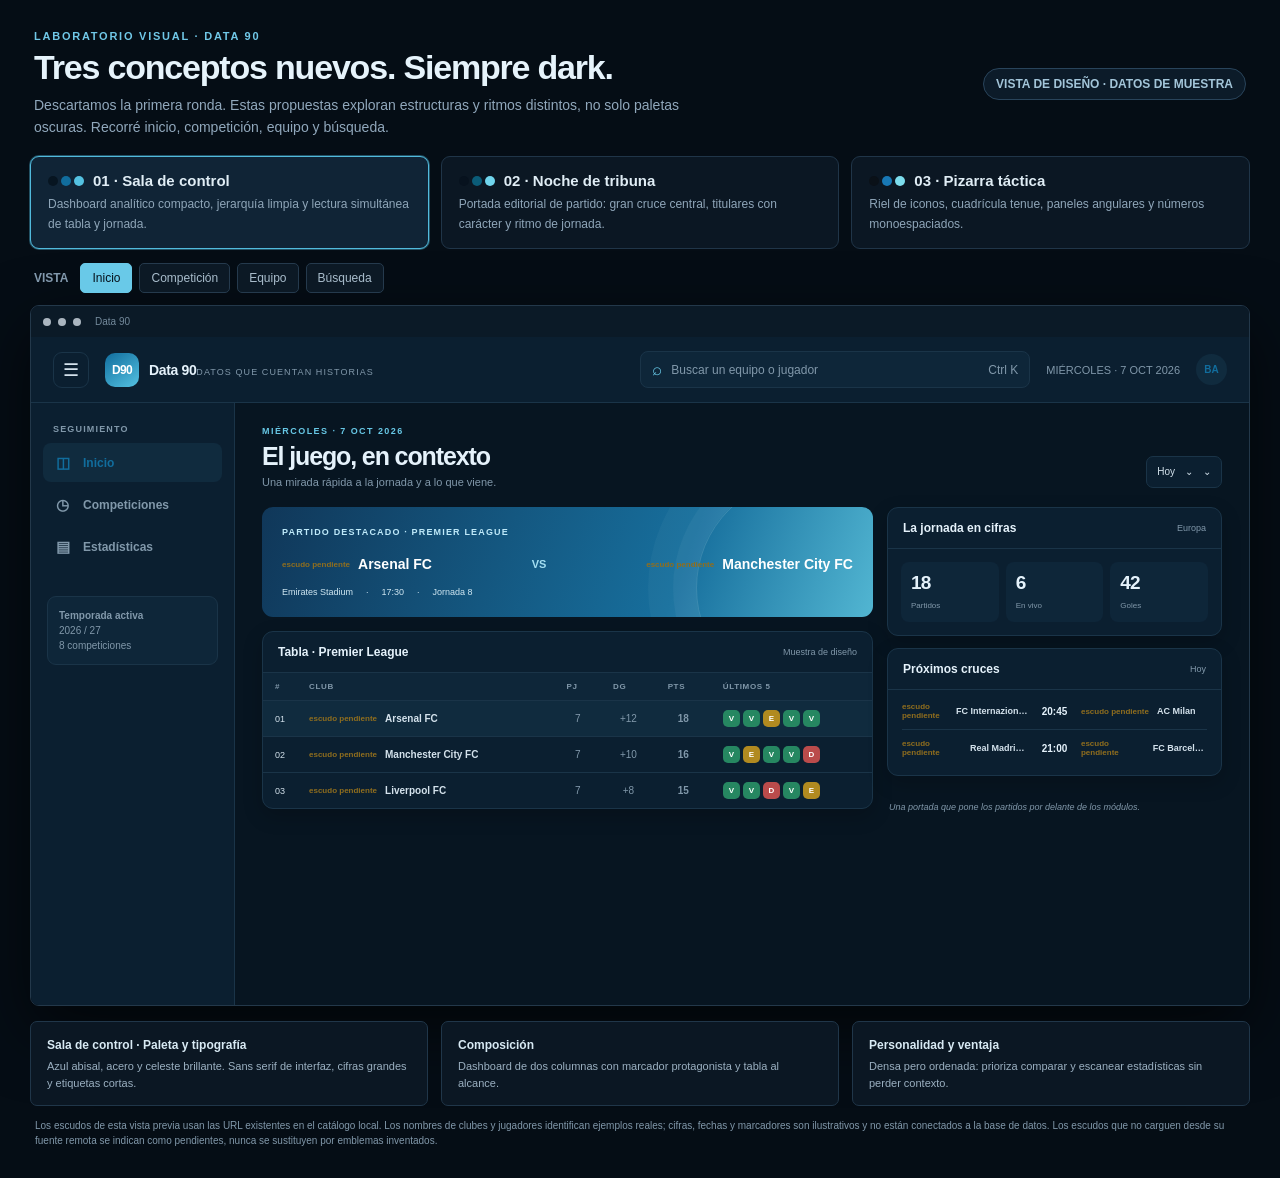
<file: docs/design/mockups/index.html>
<!doctype html>
<html lang="es">
<head>
  <meta charset="utf-8">
  <meta name="viewport" content="width=device-width, initial-scale=1">
  <title>Data 90 — propuestas visuales</title>
  <style>
    :root { color-scheme: dark; font-family: "Segoe UI", Arial, sans-serif; }
    * { box-sizing: border-box; }
    body { margin: 0; padding: 30px; color: #dce9f3; background: #050d15; }
    button { font: inherit; }
    .gallery { max-width: 1540px; margin: auto; }
    .gallery-head { display: flex; align-items: end; justify-content: space-between; gap: 24px; margin: 0 4px 18px; }
    .eyebrow { margin: 0 0 6px; color: #70c7e7; font-size: 11px; font-weight: 800; letter-spacing: .16em; text-transform: uppercase; }
    h1 { margin: 0; color: #e6f3fb; font-size: clamp(24px, 3vw, 34px); letter-spacing: -.035em; }
    .intro { max-width: 650px; margin: 8px 0 0; color: #91a8bc; font-size: 14px; line-height: 1.55; }
    .demo-tag { align-self: center; border: 1px solid #29445b; border-radius: 999px; padding: 8px 12px; color: #a3c5d9; background: #0c1b29; font-size: 12px; font-weight: 700; white-space: nowrap; }
    .concepts { display: grid; grid-template-columns: repeat(3, 1fr); gap: 12px; margin-bottom: 14px; }
    .concept { min-height: 92px; padding: 15px 17px; text-align: left; color: #b9cad8; border: 1px solid #203548; border-radius: 9px; background: #0b1723; cursor: pointer; transition: .18s ease; }
    .concept:hover { transform: translateY(-2px); border-color: #3d7694; }
    .concept[aria-pressed="true"] { border-color: #51badc; box-shadow: 0 0 0 1px #51badc66; background: #102436; }
    .concept strong { display: flex; align-items: center; gap: 9px; margin-bottom: 5px; color: #e0edf5; font-size: 15px; }
    .concept span { color: #8fa6b9; font-size: 12px; line-height: 1.45; }
    .swatches { display: inline-flex; gap: 3px; }
    .swatches i { display: block; width: 10px; height: 10px; border-radius: 50%; }
    .screen-controls { display: flex; align-items: center; gap: 7px; margin: 0 4px 12px; }
    .screen-controls .label { margin-right: 5px; color: #8299ad; font-size: 12px; font-weight: 700; }
    .screen-button { border: 1px solid #253a4d; border-radius: 5px; padding: 7px 11px; color: #a9bdcc; background: #0c1925; font-size: 12px; cursor: pointer; }
    .screen-button[aria-pressed="true"] { color: #06121c; border-color: #69c9e8; background: #69c9e8; }
    .window { overflow: hidden; min-height: 700px; border: 1px solid #23384a; border-radius: 9px; background: #07131e; box-shadow: 0 24px 65px #0009; }
    .window-chrome { display: flex; align-items: center; gap: 7px; height: 31px; padding: 0 12px; color: #73899b; background: #0b1a27; font-size: 10px; }
    .chrome-dot { width: 8px; height: 8px; border-radius: 50%; background: #aab5bf; }
    .chrome-title { margin-left: 7px; }
    #app { --navy: #e5f2fb; --blue: #116d9d; --cyan: #54c2e2; --pale: #102b3e; --canvas: #071521; --card: #0b1f30; --ink: #d4e2ec; --muted: #8198aa; --line: #1a3448; --soft: #0e2639; --accent: #67c7e5; --shadow: 0 7px 20px #0003; min-height: 668px; color: var(--ink); background: var(--canvas); }
    .topbar { height: 66px; display: flex; align-items: center; gap: 16px; padding: 0 22px; border-bottom: 1px solid var(--line); background: var(--card); }
    .menu-toggle { flex: none; width: 36px; height: 36px; border: 1px solid var(--line); border-radius: 9px; color: var(--ink); background: var(--card); font-size: 18px; cursor: pointer; }
    .brand { display: flex; align-items: center; gap: 10px; min-width: 218px; color: var(--navy); }
    .brand-mark { display: grid; place-items: center; width: 34px; height: 34px; color: white; border-radius: 10px; background: linear-gradient(145deg, var(--blue), var(--cyan)); font-size: 12px; font-weight: 900; letter-spacing: -.06em; }
    .brand-name { font-size: 14px; font-weight: 800; letter-spacing: -.025em; }
    .brand-sub { margin-top: 2px; color: var(--muted); font-size: 9px; letter-spacing: .12em; text-transform: uppercase; }
    .global-search { display: flex; align-items: center; gap: 9px; width: min(390px, 34vw); height: 37px; margin-left: auto; padding: 0 11px; border: 1px solid var(--line); border-radius: 8px; color: var(--muted); background: var(--soft); font-size: 12px; }
    .search-glyph { color: var(--accent); font-size: 17px; }
    .top-date { color: var(--muted); font-size: 11px; }
    .avatar { display: grid; place-items: center; width: 31px; height: 31px; border-radius: 50%; color: var(--blue); background: var(--pale); font-size: 10px; font-weight: 800; }
    .app-body { display: flex; min-height: 602px; }
    .sidebar { flex: none; width: 204px; padding: 17px 12px; border-right: 1px solid var(--line); background: var(--card); transition: width .2s; }
    #app.collapsed .sidebar { width: 65px; padding-inline: 9px; }
    .side-label { margin: 4px 10px 9px; color: var(--muted); font-size: 9px; font-weight: 800; letter-spacing: .13em; text-transform: uppercase; }
    .side-link { display: flex; align-items: center; gap: 11px; height: 39px; margin: 3px 0; padding: 0 10px; border-radius: 8px; color: var(--muted); font-size: 12px; font-weight: 600; white-space: nowrap; cursor: pointer; }
    .side-link .glyph { display: grid; place-items: center; width: 19px; font-size: 15px; }
    .side-link.active { color: var(--blue); background: var(--pale); font-weight: 800; }
    .side-link:hover { color: var(--blue); background: var(--soft); }
    #app.collapsed .side-label, #app.collapsed .side-link .link-name { display: none; }
    #app.collapsed .side-link { justify-content: center; padding: 0; }
    .side-season { margin: 30px 4px 0; padding: 11px; border: 1px solid var(--line); border-radius: 9px; color: var(--muted); font-size: 10px; line-height: 1.5; background: var(--soft); }
    #app.collapsed .side-season { display: none; }
    .content { flex: 1; min-width: 0; padding: 23px 27px 30px; }
    .view-head { display: flex; align-items: end; justify-content: space-between; gap: 20px; margin-bottom: 19px; }
    .kicker { margin-bottom: 6px; color: var(--accent); font-size: 9px; font-weight: 900; letter-spacing: .16em; text-transform: uppercase; }
    .view-title { margin: 0; color: var(--navy); font-size: 25px; font-weight: 800; letter-spacing: -.045em; }
    .view-sub { margin: 5px 0 0; color: var(--muted); font-size: 11px; }
    .control { padding: 8px 10px; border: 1px solid var(--line); border-radius: 7px; color: var(--ink); background: var(--card); font-size: 10px; }
    .grid { display: grid; grid-template-columns: minmax(0, 1.55fr) minmax(240px, .85fr); gap: 14px; }
    .card { min-width: 0; overflow: hidden; border: 1px solid var(--line); border-radius: 11px; background: var(--card); box-shadow: var(--shadow); }
    .card-head { display: flex; align-items: center; justify-content: space-between; gap: 10px; padding: 13px 15px; border-bottom: 1px solid var(--line); }
    .card-title { color: var(--navy); font-size: 12px; font-weight: 800; }
    .card-note { color: var(--muted); font-size: 9px; }
    .match-feature { position: relative; overflow: hidden; padding: 20px; color: white; border-radius: 11px; background: linear-gradient(110deg, #103759, #176f9d 68%, #52b6d2); }
    .match-feature:after { position: absolute; right: -45px; bottom: -82px; width: 220px; height: 220px; border: 1px solid #ffffff22; border-radius: 50%; content: ""; box-shadow: 0 0 0 23px #ffffff0a, 0 0 0 48px #ffffff08; }
    .feature-label { position: relative; z-index: 1; color: #bfeafa; font-size: 9px; font-weight: 800; letter-spacing: .13em; text-transform: uppercase; }
    .feature-teams { position: relative; z-index: 1; display: flex; align-items: center; justify-content: space-between; gap: 10px; margin: 19px 0 15px; }
    .feature-team { display: flex; align-items: center; gap: 10px; color: white; font-size: 14px; font-weight: 800; }
    .feature-team:last-child { flex-direction: row-reverse; text-align: right; }
    .versus { color: #a4dff2; font-size: 11px; font-weight: 700; }
    .feature-foot { position: relative; z-index: 1; display: flex; gap: 13px; color: #d1e8f3; font-size: 9px; }
    .club { display: flex; align-items: center; gap: 8px; min-width: 0; color: var(--ink); font-weight: 700; }
    .club img { flex: none; width: 25px; height: 25px; object-fit: contain; }
    .club .club-name { overflow: hidden; text-overflow: ellipsis; white-space: nowrap; }
    .club.large img { width: 42px; height: 42px; }
    .club.large .club-name { font-size: 18px; }
    .club.inverse { color: white; }
    .club.inverse img { width: 35px; height: 35px; }
    .table { width: 100%; border-collapse: collapse; font-size: 10px; }
    .table th { padding: 9px 12px; color: var(--muted); background: var(--soft); font-size: 8px; font-weight: 800; letter-spacing: .08em; text-align: left; text-transform: uppercase; }
    .table td { padding: 9px 12px; border-top: 1px solid var(--line); color: var(--ink); }
    .table td.num { color: var(--muted); text-align: center; }
    .table tr:hover td { background: var(--pale); }
    .rank { width: 27px; color: var(--muted); font-size: 9px; }
    .pill { display: inline-block; padding: 4px 7px; border-radius: 999px; color: #176b8d; background: var(--pale); font-size: 8px; font-weight: 800; }
    .pill.live { color: #b5463b; background: #fff0ec; }
    .form { display: flex; gap: 3px; }
    .form i { display: grid; place-items: center; width: 17px; height: 17px; border-radius: 5px; color: white; font-size: 8px; font-style: normal; font-weight: 900; }
    .win { background: #268761; } .draw { background: #b18a20; } .loss { background: #ba4b4b; }
    .side-stack { display: grid; align-content: start; gap: 12px; }
    .stat-strip { display: grid; grid-template-columns: repeat(3, 1fr); gap: 7px; padding: 13px; }
    .stat { padding: 10px; border-radius: 8px; background: var(--soft); }
    .stat strong { display: block; color: var(--navy); font-size: 19px; letter-spacing: -.04em; }
    .stat small { color: var(--muted); font-size: 8px; }
    .fixture-list { padding: 3px 14px 9px; }
    .fixture { display: flex; align-items: center; justify-content: space-between; gap: 9px; padding: 9px 0; border-bottom: 1px solid var(--line); }
    .fixture:last-child { border-bottom: 0; }
    .fixture .club { flex: 1; font-size: 9px; }
    .fixture .club img { width: 20px; height: 20px; }
    .score { min-width: 35px; color: var(--navy); font-size: 10px; font-weight: 900; text-align: center; }
    .fixture-time { min-width: 40px; color: var(--muted); font-size: 8px; text-align: right; }
    .note-demo { margin: 14px 2px 0; color: var(--muted); font-size: 9px; font-style: italic; }
    .wide-card { margin-top: 14px; }
    .team-banner { display: flex; align-items: center; gap: 18px; padding: 20px 22px; color: white; background: linear-gradient(115deg, #123a5d, #1e779f); }
    .team-banner img { width: 69px; height: 69px; object-fit: contain; padding: 8px; border-radius: 12px; background: #ffffffee; }
    .team-name { margin: 0; font-size: 27px; font-weight: 850; letter-spacing: -.045em; }
    .team-meta { margin-top: 6px; color: #c7e5f0; font-size: 10px; }
    .team-score { margin-left: auto; text-align: right; }
    .team-score strong { display: block; font-size: 26px; }
    .team-score small { color: #c7e5f0; font-size: 9px; }
    .team-tabs { display: flex; gap: 18px; padding: 0 19px; border-bottom: 1px solid var(--line); }
    .team-tabs span { padding: 12px 2px; color: var(--muted); font-size: 10px; }
    .team-tabs .selected { color: var(--accent); border-bottom: 2px solid var(--accent); font-weight: 800; }
    .squad { display: grid; grid-template-columns: repeat(2, minmax(0, 1fr)); }
    .player-row { display: flex; align-items: center; gap: 10px; min-width: 0; padding: 10px 14px; border-bottom: 1px solid var(--line); }
    .player-number { display: grid; place-items: center; flex: none; width: 28px; height: 28px; border-radius: 8px; color: var(--blue); background: var(--pale); font-size: 10px; font-weight: 900; }
    .player-name { overflow: hidden; color: var(--navy); font-size: 10px; font-weight: 800; text-overflow: ellipsis; white-space: nowrap; }
    .player-meta { margin-top: 3px; color: var(--muted); font-size: 8px; }
    .search-summary { margin: -8px 0 13px; color: var(--muted); font-size: 10px; }
    .search-result { display: flex; align-items: center; justify-content: space-between; gap: 14px; padding: 14px 17px; border-top: 1px solid var(--line); }
    .search-result:first-of-type { border-top: 0; }
    .result-main { min-width: 0; }
    .result-type { margin-bottom: 4px; color: var(--accent); font-size: 8px; font-weight: 900; letter-spacing: .1em; text-transform: uppercase; }
    .result-name { color: var(--navy); font-size: 13px; font-weight: 850; }
    .result-meta { margin-top: 4px; color: var(--muted); font-size: 9px; }
    .mini-club { display: inline-flex; align-items: center; gap: 4px; vertical-align: middle; color: var(--ink); font-weight: 700; }
    .mini-club img { width: 15px; height: 15px; object-fit: contain; vertical-align: middle; }
    .open-action { padding: 7px 10px; border: 1px solid var(--line); border-radius: 7px; color: var(--accent); background: transparent; font-size: 9px; font-weight: 800; white-space: nowrap; }
    .standings-highlight { background: var(--pale); }
    .empty-badge { color: #906e1e; font-size: 8px; font-weight: 700; }
    .design-notes { display: grid; grid-template-columns: repeat(3, 1fr); gap: 13px; margin-top: 15px; }
    .design-note { padding: 14px 16px; border: 1px solid #203649; border-radius: 7px; color: #9bb0c1; background: #0b1723; font-size: 11px; line-height: 1.5; }
    .design-note b { display: block; margin-bottom: 4px; color: #d8eaf4; font-size: 12px; }
    .footer-note { margin: 12px 5px 0; color: #8198aa; font-size: 10px; line-height: 1.5; }
    #app[data-theme="tribuna"] { --navy: #f0f7fb; --blue: #047da8; --cyan: #55d5ef; --pale: #103143; --canvas: #07121e; --card: #0a1b2a; --ink: #dce9f0; --muted: #91a6b5; --line: #1a3445; --soft: #0c2232; --accent: #70d5ed; --shadow: 0 12px 26px #0005; font-family: Georgia, "Times New Roman", serif; }
    #app[data-theme="tribuna"] .brand, #app[data-theme="tribuna"] .side-link, #app[data-theme="tribuna"] .topbar, #app[data-theme="tribuna"] .sidebar, #app[data-theme="tribuna"] .control, #app[data-theme="tribuna"] .global-search { font-family: "Segoe UI", Arial, sans-serif; }
    #app[data-theme="tribuna"] .content { padding: 28px 34px 36px; }
    #app[data-theme="tribuna"] .view-title { font-family: Georgia, serif; font-size: 32px; font-weight: 600; letter-spacing: -.035em; }
    #app[data-theme="tribuna"] .grid { grid-template-columns: 1fr; gap: 17px; }
    #app[data-theme="tribuna"] .side-stack { grid-template-columns: repeat(2, minmax(0,1fr)); align-items: start; }
    #app[data-theme="tribuna"] .match-feature { min-height: 205px; padding: 30px 34px; border-radius: 4px; background: radial-gradient(ellipse at 50% 120%, #1e7894 0%, transparent 55%), linear-gradient(105deg,#09283b,#104a68 54%,#09283b); }
    #app[data-theme="tribuna"] .feature-teams { margin: 31px 0 24px; }
    #app[data-theme="tribuna"] .feature-team { font-family: Georgia,serif; font-size: 19px; }
    #app[data-theme="tribuna"] .feature-team img { width: 48px; height: 48px; }
    #app[data-theme="tribuna"] .team-banner { background: linear-gradient(105deg, #0d344d, #0b5c78); }
    #app[data-theme="tribuna"] .card { border-radius: 4px; }
    #app[data-theme="tactica"] { --navy: #e3eff8; --blue: #1878b5; --cyan: #7cdded; --pale: #132b3a; --canvas: #0a1118; --card: #101c26; --ink: #d2e0e8; --muted: #8297a6; --line: #273946; --soft: #14232e; --accent: #8bd9e9; --shadow: none; font-family: "Segoe UI", Arial, sans-serif; }
    #app[data-theme="tactica"] .sidebar { width: 70px; padding: 15px 8px; }
    #app[data-theme="tactica"] .sidebar .side-label, #app[data-theme="tactica"] .sidebar .link-name, #app[data-theme="tactica"] .sidebar .side-season { display: none; }
    #app[data-theme="tactica"] .side-link { justify-content: center; padding: 0; border-radius: 3px; }
    #app[data-theme="tactica"] .side-link .glyph { font-size: 18px; }
    #app[data-theme="tactica"] .content { padding: 20px 22px; background-image: linear-gradient(#68b9d708 1px,transparent 1px),linear-gradient(90deg,#68b9d708 1px,transparent 1px); background-size: 28px 28px; }
    #app[data-theme="tactica"] .card { border-radius: 4px; box-shadow: none; }
    #app[data-theme="tactica"] .card-head { border-left: 2px solid var(--accent); }
    #app[data-theme="tactica"] .table th { font-family: Consolas,monospace; letter-spacing: .12em; }
    #app[data-theme="tactica"] .stat strong, #app[data-theme="tactica"] .score { font-family: Consolas,monospace; }
    #app[data-theme="tactica"] .team-banner { border-left: 4px solid var(--cyan); background: #102536; }
    #app[data-theme="tactica"] .match-feature { border-radius: 4px; background: linear-gradient(135deg,#102e43,#0d1e2b); }
    #app[data-theme="tactica"] .screen-button[aria-pressed="true"] { color: #07121b; background: #7cdded; border-color: #7cdded; }
    .num-display { font-variant-numeric: tabular-nums; }
    @media (max-width: 900px) { body { padding: 14px; } .grid { grid-template-columns: 1fr; } .side-stack { grid-template-columns: repeat(2, 1fr); } .concepts, .design-notes { grid-template-columns: 1fr; } .top-date { display: none; } .brand { min-width: auto; } .sidebar { width: 168px; } }
  </style>
</head>
<body>
  <main class="gallery">
    <header class="gallery-head">
      <div><p class="eyebrow">Laboratorio visual · Data 90</p><h1>Tres conceptos nuevos. Siempre dark.</h1><p class="intro">Descartamos la primera ronda. Estas propuestas exploran estructuras y ritmos distintos, no solo paletas oscuras. Recorré inicio, competición, equipo y búsqueda.</p></div>
      <div class="demo-tag">VISTA DE DISEÑO · DATOS DE MUESTRA</div>
    </header>
    <section class="concepts" aria-label="Elegir propuesta">
      <button class="concept" data-theme-choice="control" aria-pressed="true"><strong><span class="swatches"><i style="background:#071521"></i><i style="background:#116d9d"></i><i style="background:#54c2e2"></i></span>01 · Sala de control</strong><span>Dashboard analítico compacto, jerarquía limpia y lectura simultánea de tabla y jornada.</span></button>
      <button class="concept" data-theme-choice="tribuna" aria-pressed="false"><strong><span class="swatches"><i style="background:#07121e"></i><i style="background:#0b5c78"></i><i style="background:#70d5ed"></i></span>02 · Noche de tribuna</strong><span>Portada editorial de partido: gran cruce central, titulares con carácter y ritmo de jornada.</span></button>
      <button class="concept" data-theme-choice="tactica" aria-pressed="false"><strong><span class="swatches"><i style="background:#0a1118"></i><i style="background:#1878b5"></i><i style="background:#7cdded"></i></span>03 · Pizarra táctica</strong><span>Riel de iconos, cuadrícula tenue, paneles angulares y números monoespaciados.</span></button>
    </section>
    <nav class="screen-controls" aria-label="Pantallas del mockup"><span class="label">VISTA</span><button class="screen-button" data-screen-choice="home" aria-pressed="true">Inicio</button><button class="screen-button" data-screen-choice="competition" aria-pressed="false">Competición</button><button class="screen-button" data-screen-choice="team" aria-pressed="false">Equipo</button><button class="screen-button" data-screen-choice="search" aria-pressed="false">Búsqueda</button></nav>
    <section class="window" aria-label="Vista previa de la aplicación de escritorio">
      <div class="window-chrome"><i class="chrome-dot"></i><i class="chrome-dot"></i><i class="chrome-dot"></i><span class="chrome-title">Data 90</span></div>
      <div id="app" data-theme="control"></div>
    </section>
    <section class="design-notes" id="notes"></section>
    <p class="footer-note">Los escudos de esta vista previa usan las URL existentes en el catálogo local. Los nombres de clubes y jugadores identifican ejemplos reales; cifras, fechas y marcadores son ilustrativos y no están conectados a la base de datos. Los escudos que no carguen desde su fuente remota se indican como pendientes, nunca se sustituyen por emblemas inventados.</p>
  </main>
  <script>
    const clubs = {
      arsenal: { name: "Arsenal FC", crest: "https://crests.football-data.org/57.png" },
      city: { name: "Manchester City FC", crest: "https://crests.football-data.org/65.png" },
      liverpool: { name: "Liverpool FC", crest: "https://crests.football-data.org/64.png" },
      real: { name: "Real Madrid CF", crest: "https://crests.football-data.org/86.png" },
      inter: { name: "FC Internazionale Milano", crest: "https://crests.football-data.org/108.png" },
      milan: { name: "AC Milan", crest: "https://crests.football-data.org/98.png" },
      barca: { name: "FC Barcelona", crest: "https://upload.wikimedia.org/wikipedia/en/thumb/4/47/FC_Barcelona_%28crest%29.svg/960px-FC_Barcelona_%28crest%29.svg.png" },
      villa: { name: "Aston Villa FC", crest: "https://crests.football-data.org/58.png" },
      manutd: { name: "Manchester United FC", crest: "https://upload.wikimedia.org/wikipedia/de/d/da/Manchester_United_FC.svg" }
    };
    const notes = {
      control: ["Sala de control", "Azul abisal, acero y celeste brillante. Sans serif de interfaz, cifras grandes y etiquetas cortas.", "Densa pero ordenada: prioriza comparar y escanear estadísticas sin perder contexto."],
      tribuna: ["Noche de tribuna", "Negro azulado, azul petróleo y celeste de estadio. Titulares serif junto a controles sans serif.", "El partido conduce la pantalla; las tablas y próximos cruces acompañan el relato de la jornada."],
      tactica: ["Pizarra táctica", "Grafito frío, azul técnico y cian. Tipografía monoespaciada en cifras y detalles de cuadrícula inspirados en una pizarra.", "Compacta, geométrica y precisa; distingue navegación, contexto y datos con estructura propia."]
    };
    const screens = { home: "Inicio", competition: "Competiciones", team: "Equipos", search: "Buscar" };
    let activeTheme = "control", activeScreen = "home", collapsed = false;
    const crest = (key, extra="") => { const c = clubs[key]; return `<img class="${extra}" src="${c.crest}" alt="Escudo de ${c.name}" onerror="this.replaceWith(Object.assign(document.createElement('span'),{className:'empty-badge',textContent:'escudo pendiente'}))">`; };
    const club = (key, extra="") => `<span class="club ${extra}">${crest(key)}<span class="club-name">${clubs[key].name}</span></span>`;
    const link = (screen, glyph, label) => `<div class="side-link ${activeScreen===screen?'active':''}" data-nav="${screen}" title="${label}"><span class="glyph">${glyph}</span><span class="link-name">${label}</span></div>`;
    function shell(content) {
      return `<header class="topbar"><button class="menu-toggle" id="menuToggle" aria-label="Contraer menú lateral">☰</button><div class="brand"><span class="brand-mark">D90</span><span><span class="brand-name">Data 90</span><span class="brand-sub">Datos que cuentan historias</span></span></div><div class="global-search"><span class="search-glyph">⌕</span><span>Buscar un equipo o jugador</span><span style="margin-left:auto">Ctrl K</span></div><span class="top-date">MIÉRCOLES · 7 OCT 2026</span><span class="avatar">BA</span></header><div class="app-body"><aside class="sidebar"><div class="side-label">Seguimiento</div>${link('home','◫','Inicio')}${link('competition','◷','Competiciones')}${link('statistics','▤','Estadísticas')}<div class="side-season"><b>Temporada activa</b><br>2026 / 27<br><span>8 competiciones</span></div></aside><main class="content">${content}</main></div>`;
    }
    function head(kicker,title,subtitle,action='Temporada 2026 / 27') { return `<div class="view-head"><div><div class="kicker">${kicker}</div><h2 class="view-title">${title}</h2><p class="view-sub">${subtitle}</p></div><button class="control">${action}　⌄</button></div>`; }
    function home() {
      return `${head('MIÉRCOLES · 7 OCT 2026','El juego, en contexto','Una mirada rápida a la jornada y a lo que viene.','Hoy　⌄')}<div class="grid"><div><section class="match-feature"><div class="feature-label">Partido destacado · Premier League</div><div class="feature-teams"><span class="feature-team">${club('arsenal','inverse')}</span><span class="versus">VS</span><span class="feature-team">${club('city','inverse')}</span></div><div class="feature-foot"><span>Emirates Stadium</span><span>·</span><span>17:30</span><span>·</span><span>Jornada 8</span></div></section><section class="card wide-card"><div class="card-head"><span class="card-title">Tabla · Premier League</span><span class="card-note">Muestra de diseño</span></div><table class="table"><thead><tr><th>#</th><th>Club</th><th>PJ</th><th>DG</th><th>Pts</th><th>Últimos 5</th></tr></thead><tbody><tr class="standings-highlight"><td class="rank">01</td><td>${club('arsenal')}</td><td class="num">7</td><td class="num">+12</td><td class="num"><b>18</b></td><td><span class="form"><i class="win">V</i><i class="win">V</i><i class="draw">E</i><i class="win">V</i><i class="win">V</i></span></td></tr><tr><td class="rank">02</td><td>${club('city')}</td><td class="num">7</td><td class="num">+10</td><td class="num"><b>16</b></td><td><span class="form"><i class="win">V</i><i class="draw">E</i><i class="win">V</i><i class="win">V</i><i class="loss">D</i></span></td></tr><tr><td class="rank">03</td><td>${club('liverpool')}</td><td class="num">7</td><td class="num">+8</td><td class="num"><b>15</b></td><td><span class="form"><i class="win">V</i><i class="win">V</i><i class="loss">D</i><i class="win">V</i><i class="draw">E</i></span></td></tr></tbody></table></section></div><aside class="side-stack"><section class="card"><div class="card-head"><span class="card-title">La jornada en cifras</span><span class="card-note">Europa</span></div><div class="stat-strip"><div class="stat"><strong>18</strong><small>Partidos</small></div><div class="stat"><strong>6</strong><small>En vivo</small></div><div class="stat"><strong>42</strong><small>Goles</small></div></div></section><section class="card"><div class="card-head"><span class="card-title">Próximos cruces</span><span class="card-note">Hoy</span></div><div class="fixture-list"><div class="fixture">${club('inter')}<span class="score">20:45</span>${club('milan')}</div><div class="fixture">${club('real')}<span class="score">21:00</span>${club('barca')}</div></div></section><p class="note-demo">Una portada que pone los partidos por delante de los módulos.</p></aside></div>`;
    }
    function competition() {
      return `${head('COMPETICIONES / INGLATERRA','Premier League','Inglaterra · Jornada 8 · Temporada de muestra','Liga　⌄')}<section class="card"><div class="card-head"><span class="card-title">Posiciones</span><span class="pill">TEMPORADA 2026 / 27</span></div><table class="table"><thead><tr><th>#</th><th>Equipo</th><th>PJ</th><th>G</th><th>E</th><th>P</th><th>GF</th><th>GC</th><th>DG</th><th>Pts</th><th>Forma</th></tr></thead><tbody>${[['arsenal',1,18,12,6],['city',2,16,10,6],['liverpool',3,15,8,5],['villa',4,14,7,4]].map(([team,pos,pts,diff,played],i)=>`<tr><td class="rank">0${pos}</td><td>${club(team)}</td><td class="num">${played}</td><td class="num">${6-i}</td><td class="num">${i}</td><td class="num">${i}</td><td class="num">${18-i*2}</td><td class="num">${6+i}</td><td class="num">+${diff}</td><td class="num"><b>${pts}</b></td><td><span class="form"><i class="win">V</i><i class="win">V</i><i class="draw">E</i><i class="win">V</i><i class="loss">D</i></span></td></tr>`).join('')}</tbody></table></section><section class="card wide-card"><div class="card-head"><span class="card-title">Partidos de la jornada</span><span class="card-note">Fixture ilustrativo · abrir club para ver su ficha</span></div><div class="fixture-list"><div class="fixture">${club('arsenal')}<span class="score">17:30</span>${club('city')}</div><div class="fixture">${club('liverpool')}<span class="score">19:45</span>${club('villa')}</div></div></section>`;
    }
    function team() {
      return `${head('EQUIPOS / INGLATERRA','Ficha del equipo','Estadísticas, calendario y plantel en un solo lugar.','2026 / 27　⌄')}<section class="card"><div class="team-banner">${crest('arsenal')}<div><h2 class="team-name">Arsenal FC</h2><div class="team-meta">Londres, Inglaterra　·　Premier League　·　Emirates Stadium</div></div><div class="team-score"><strong>18 pts</strong><small>1.º lugar · 7 partidos</small></div></div><div class="team-tabs"><span>Resumen</span><span class="selected">Plantel</span><span>Partidos</span><span>Rendimiento</span></div><div class="squad">${[['David Raya','España · Arquero'],['William Saliba','Francia · Defensor'],['Gabriel Magalhães','Brasil · Defensor'],['Declan Rice','Inglaterra · Mediocampista'],['Martin Ødegaard','Noruega · Mediocampista'],['Bukayo Saka','Inglaterra · Delantero']].map((p,i)=>`<div class="player-row"><span class="player-number">${i+1}</span><span><span class="player-name">${p[0]}</span><span class="player-meta">${p[1]}</span></span><span style="margin-left:auto;color:var(--accent);font-size:9px">Ver perfil　›</span></div>`).join('')}</div><div class="card-head"><span class="card-note">El perfil del jugador se abre desde el plantel; no hay una pestaña independiente de jugadores.</span></div></section><div class="grid wide-card"><section class="card"><div class="card-head"><span class="card-title">Forma reciente</span><span class="card-note">Últimos cinco · muestra</span></div><div class="stat-strip">${['V','V','E','V','D'].map(x=>`<div class="stat" style="text-align:center"><strong style="display:inline-grid;width:31px;height:31px;place-items:center;border-radius:8px;color:white;font-size:13px;background:${x==='V'?'#268761':x==='E'?'#b18a20':'#ba4b4b'}">${x}</strong></div>`).join('')}</div></section><section class="card"><div class="card-head"><span class="card-title">Goles esta temporada</span><span class="card-note">12 a favor · 4 en contra</span></div><div class="stat-strip"><div class="stat"><strong>1,71</strong><small>GF / partido</small></div><div class="stat"><strong>0,57</strong><small>GC / partido</small></div><div class="stat"><strong>71%</strong><small>Victorias</small></div></div></section></div>`;
    }
    function statistics() {
      return `${head('CENTRO DE ANÁLISIS','Rendimiento de la jornada','Indicadores para comparar forma, goles y localía.','Europa　⌄')}<div class="grid"><section class="card"><div class="card-head"><span class="card-title">Equipos destacados</span><span class="card-note">Muestra ilustrativa</span></div><table class="table"><thead><tr><th>Equipo</th><th>PJ</th><th>GF / PJ</th><th>GC / PJ</th><th>V%</th><th>Forma</th></tr></thead><tbody><tr><td>${club('arsenal')}</td><td class="num">7</td><td class="num">2,14</td><td class="num">0,43</td><td class="num"><b>86%</b></td><td><span class="form"><i class="win">V</i><i class="win">V</i><i class="draw">E</i><i class="win">V</i><i class="win">V</i></span></td></tr><tr><td>${club('city')}</td><td class="num">7</td><td class="num">2,00</td><td class="num">0,57</td><td class="num"><b>71%</b></td><td><span class="form"><i class="win">V</i><i class="draw">E</i><i class="win">V</i><i class="win">V</i><i class="loss">D</i></span></td></tr><tr><td>${club('liverpool')}</td><td class="num">7</td><td class="num">1,86</td><td class="num">0,71</td><td class="num"><b>71%</b></td><td><span class="form"><i class="win">V</i><i class="win">V</i><i class="loss">D</i><i class="win">V</i><i class="draw">E</i></span></td></tr></tbody></table></section><aside class="side-stack"><section class="card"><div class="card-head"><span class="card-title">Promedios de la liga</span></div><div class="stat-strip"><div class="stat"><strong>2,71</strong><small>Goles / partido</small></div><div class="stat"><strong>4,8</strong><small>Córners / partido</small></div><div class="stat"><strong>3,2</strong><small>Tarjetas / partido</small></div></div></section><section class="card"><div class="card-head"><span class="card-title">Lectura rápida</span></div><div class="fixture-list"><div class="fixture"><span class="club-name">Mejor ataque</span>${club('arsenal')}</div><div class="fixture"><span class="club-name">Mejor forma</span>${club('city')}</div></div></section></aside></div><p class="note-demo">La densidad de estadísticas varía entre propuestas; los valores aquí son solo de muestra.</p>`;
    }
    function search() {
      return `${head('BÚSQUEDA GLOBAL','Resultados para “Martínez”','Equipos y jugadores; cada resultado abre su ficha.','Coincidencias')}<p class="search-summary">4 coincidencias · nombres completos · datos de muestra para el diseño</p><section class="card"><div class="search-result"><div class="result-main"><div class="result-type">Jugador · Delantero</div><div class="result-name">Lautaro Martínez</div><div class="result-meta">Argentina · <span class="mini-club">${crest('inter')}FC Internazionale Milano</span> · Serie A</div></div><button class="open-action">Abrir ficha　›</button></div><div class="search-result"><div class="result-main"><div class="result-type">Jugador · Defensor</div><div class="result-name">Lisandro Martínez</div><div class="result-meta">Argentina · <span class="mini-club">${crest('manutd')}Manchester United FC</span> · Premier League</div></div><button class="open-action">Abrir ficha　›</button></div><div class="search-result"><div class="result-main"><div class="result-type">Equipo</div><div class="result-name">${club('inter')}</div><div class="result-meta">Italia · Serie A</div></div><button class="open-action">Abrir equipo　›</button></div><div class="search-result"><div class="result-main"><div class="result-type">Equipo</div><div class="result-name">${club('milan')}</div><div class="result-meta">Italia · Serie A</div></div><button class="open-action">Abrir equipo　›</button></div></section>`;
    }
    function render() {
      const content = ({home, competition, team, statistics, search})[activeScreen]();
      const app = document.getElementById('app');
      app.dataset.theme = activeTheme;
      app.classList.toggle('collapsed', collapsed);
      app.innerHTML = shell(content);
      document.querySelectorAll('[data-nav]').forEach(el=>el.addEventListener('click',()=>{activeScreen=el.dataset.nav;render();setScreenButton();}));
      document.getElementById('menuToggle').addEventListener('click',()=>{collapsed=!collapsed;render();});
      document.querySelector('.global-search').addEventListener('click',()=>{activeScreen='search';setScreenButton();render();});
    }
    function setScreenButton(){document.querySelectorAll('[data-screen-choice]').forEach(b=>b.setAttribute('aria-pressed',String(b.dataset.screenChoice===activeScreen)));}
    document.querySelectorAll('[data-theme-choice]').forEach(button=>button.addEventListener('click',()=>{activeTheme=button.dataset.themeChoice;document.querySelectorAll('[data-theme-choice]').forEach(b=>b.setAttribute('aria-pressed',String(b===button)));render();}));
    document.querySelectorAll('[data-screen-choice]').forEach(button=>button.addEventListener('click',()=>{activeScreen=button.dataset.screenChoice;setScreenButton();render();}));
    function showNotes(){const [title,palette,feel]=notes[activeTheme];const composition={control:'Dashboard de dos columnas con marcador protagonista y tabla al alcance.',tribuna:'Composición de ancho completo con partido héroe y módulos de jornada debajo.',tactica:'Navegación en riel compacto y superficies cuadriculadas con datos alineados.'}[activeTheme];document.getElementById('notes').innerHTML=`<article class="design-note"><b>${title} · Paleta y tipografía</b>${palette}</article><article class="design-note"><b>Composición</b>${composition}</article><article class="design-note"><b>Personalidad y ventaja</b>${feel}</article>`;}
    const renderOriginal=render;
    render=()=>{renderOriginal();showNotes();};
    render();
  </script>
</body>
</html>
</file>
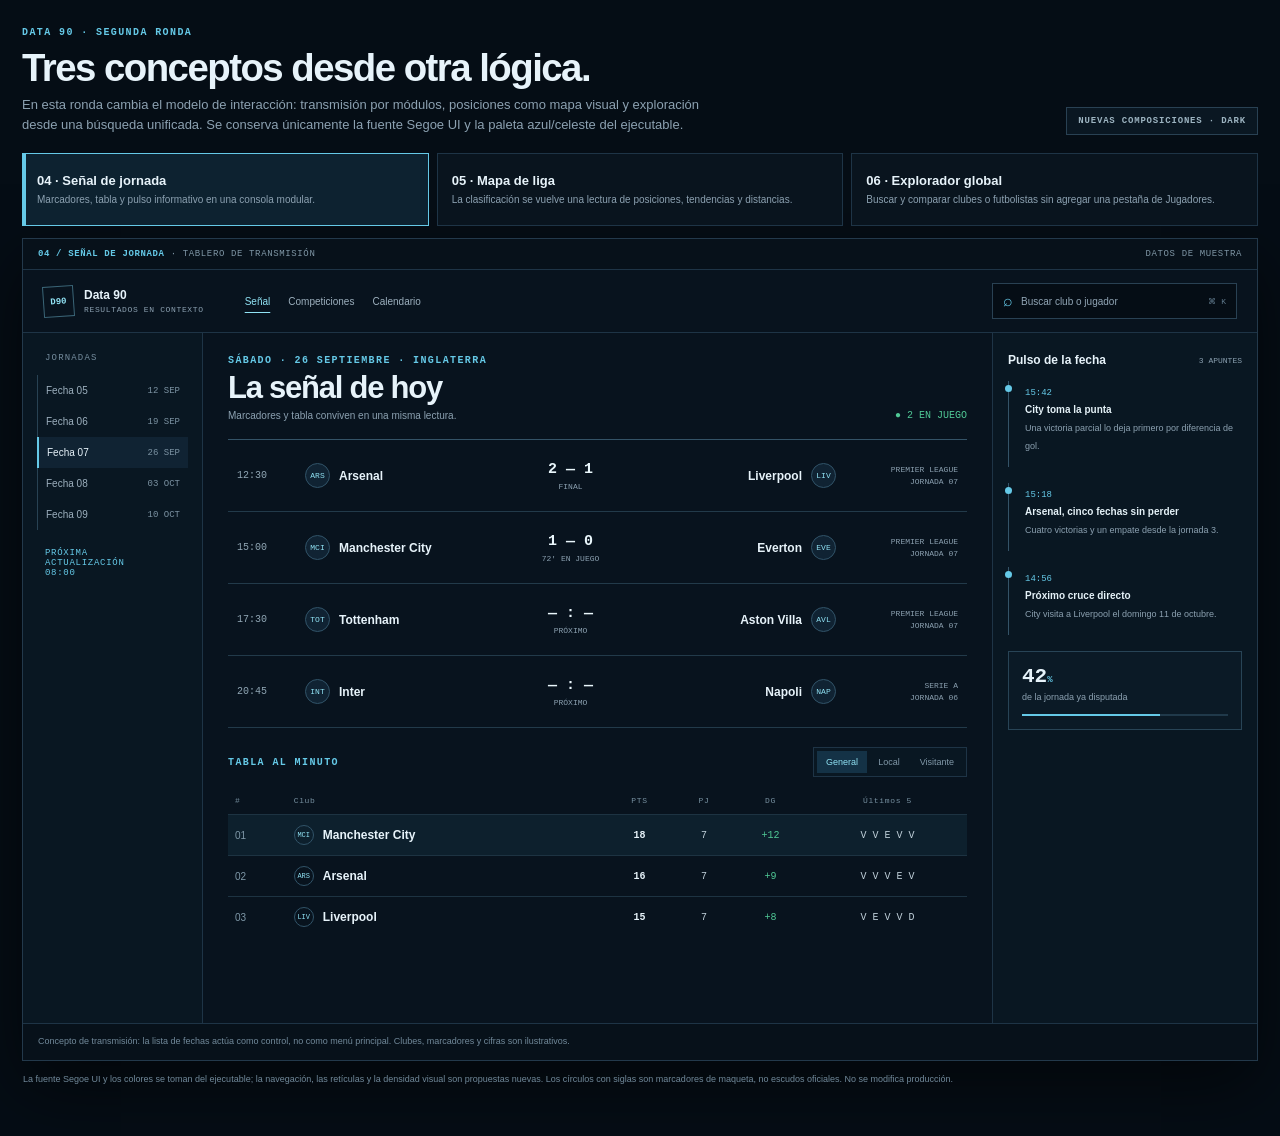
<file: docs/design/mockups/modern-round-2/index.html>
<!doctype html>
<html lang="es">
<head>
  <meta charset="utf-8">
  <meta name="viewport" content="width=device-width, initial-scale=1">
  <meta name="theme-color" content="#050d15">
  <title>Data 90 · Mockups alternativos</title>
  <style>
    :root{color-scheme:dark;font-family:"Segoe UI",Arial,sans-serif;--bg:#050d15;--base:#08131e;--surface:#0d1b28;--raised:#102333;--line:#1e3446;--text:#d8e5ee;--white:#e7f3fa;--muted:#8ca1b1;--cyan:#65c9e7;--pale:#91e3f5;--blue:#12638a;--green:#50c996;--red:#f0787d;--amber:#e7bd69;--mono:Consolas,"Courier New",monospace}
    *{box-sizing:border-box}body{margin:0;background:var(--bg);color:var(--text)}button,input{font:inherit;color:inherit}button{cursor:pointer}
    .wrap{width:min(1490px,calc(100% - 44px));margin:auto;padding:27px 0 50px}.intro{display:flex;align-items:end;justify-content:space-between;gap:24px;margin-bottom:18px}.eyebrow,.micro{color:var(--cyan);font:700 10px var(--mono);letter-spacing:.14em;text-transform:uppercase}.intro h1{margin:8px 0 5px;color:var(--white);font-size:clamp(27px,3vw,39px);font-weight:650;letter-spacing:-.04em}.intro p{max-width:690px;margin:0;color:var(--muted);font-size:13px;line-height:1.55}.demo{flex:none;padding:8px 11px;border:1px solid #294153;background:#0a1722;color:#9db4c1;font:700 9px var(--mono);letter-spacing:.09em}
    .pick{display:grid;grid-template-columns:repeat(3,minmax(0,1fr));gap:8px;margin-bottom:12px}.pick button{min-height:73px;padding:11px 14px;border:1px solid var(--line);background:#09141e;text-align:left;transition:.15s}.pick button:hover{border-color:#4a8ca3}.pick button[aria-pressed=true]{border-color:var(--cyan);background:#0d2230;box-shadow:inset 3px 0 var(--cyan)}.pick b{display:block;color:var(--white);font-size:13px}.pick span{display:block;margin-top:5px;color:var(--muted);font-size:10px;line-height:1.4}
    .frame{overflow:hidden;border:1px solid #23394b;background:var(--base);box-shadow:0 25px 65px #0008}.model{display:none;min-height:740px}.model.active{display:block}.meta{display:flex;justify-content:space-between;padding:10px 15px;border-bottom:1px solid var(--line);background:#07111a;color:#7f96a5;font:9px var(--mono);letter-spacing:.07em}.meta b{color:var(--cyan)}
    .brand{display:flex;align-items:center;gap:10px}.mark{display:grid;place-items:center;width:31px;height:31px;border:1px solid #3a6577;color:var(--pale);font:800 9px var(--mono);transform:rotate(-4deg)}.brand strong{display:block;color:var(--white);font-size:12px;font-weight:700}.brand small{display:block;margin-top:3px;color:var(--muted);font:8px var(--mono);letter-spacing:.08em}
    .top{display:flex;align-items:center;gap:23px;padding:13px 20px;border-bottom:1px solid var(--line)}.links{display:flex;align-items:center;gap:18px;margin-left:18px}.links a{color:#9db0be;text-decoration:none;font-size:10px}.links a.active{color:var(--pale);text-decoration:underline;text-underline-offset:7px}.query{display:flex;align-items:center;gap:8px;margin-left:auto;width:245px;padding:8px 10px;border:1px solid #294153;background:var(--bg);color:#91a5b5;font-size:10px}.query i{color:var(--cyan);font-size:16px;font-style:normal}.query kbd{margin-left:auto;color:#60798c;font:8px var(--mono)}
    /* 01 · Broadcast: modular scoreboard, narrow live rail, no hero card */
    .broadcast{display:grid;grid-template-columns:180px minmax(0,1fr) 265px;min-height:690px}.round-rail{padding:20px 14px;border-right:1px solid var(--line);background:#091722}.rail-title{margin:0 8px 12px;color:#748c9d;font:9px var(--mono);letter-spacing:.13em}.round-item{display:flex;align-items:center;justify-content:space-between;gap:6px;padding:10px 8px;border-left:1px solid #284253;color:#9db0be;font-size:10px}.round-item.active{border-left:2px solid var(--cyan);color:var(--white);background:#102333}.round-item b{color:#7c93a3;font:9px var(--mono)}.round-date{margin:18px 8px 7px;color:var(--cyan);font:9px var(--mono);letter-spacing:.08em}.broadcast-main{min-width:0;padding:22px 25px}.broadcast-heading{display:flex;justify-content:space-between;align-items:end;gap:15px;margin-bottom:18px}.broadcast-heading h2{margin:4px 0;color:var(--white);font-size:31px;font-weight:620;letter-spacing:-.04em}.broadcast-heading p{margin:0;color:var(--muted);font-size:10px}.live-count{color:var(--green);font:10px var(--mono)}
    .scoreboard{border-top:1px solid #345367}.match-row{display:grid;grid-template-columns:56px minmax(105px,1fr) 74px minmax(105px,1fr) 110px;align-items:center;gap:12px;min-height:72px;padding:10px 9px;border-bottom:1px solid #223a4a}.match-row:hover{background:#0d1b28}.match-time{color:#91a7b5;font:10px var(--mono)}.match-team{display:flex;align-items:center;gap:9px;min-width:0;color:var(--white);font-size:12px;font-weight:650}.match-team.away{justify-content:flex-end;text-align:right}.coin{display:grid;place-items:center;flex:none;width:25px;height:25px;border:1px solid #315368;border-radius:50%;color:var(--pale);background:#102333;font:8px var(--mono)}.match-score{color:#eaf7fc;text-align:center;font:700 15px var(--mono)}.match-score small{display:block;margin-top:4px;color:var(--muted);font:8px var(--mono)}.match-context{color:var(--muted);font:8px var(--mono);text-align:right;line-height:1.5}
    .broadcast-tools{display:flex;justify-content:space-between;align-items:center;gap:10px;margin:19px 0 10px}.segmented{display:flex;gap:2px;padding:3px;border:1px solid var(--line);background:#091722}.segmented button{padding:6px 9px;border:0;background:transparent;color:#8198a8;font-size:9px}.segmented button.active{background:#143246;color:var(--pale)}.headline-table{width:100%;border-collapse:collapse;font-size:10px}.headline-table th{padding:9px 7px;color:#7790a0;text-align:left;font:8px var(--mono);letter-spacing:.08em}.headline-table td{padding:10px 7px;border-top:1px solid #1d3342;color:#c0d0da}.headline-table td:nth-child(n+3),.headline-table th:nth-child(n+3){text-align:center;font-family:var(--mono)}.headline-table tr:first-child td{background:#0d202d}.headline-table td.rank{color:#7f98a8}.headline-table td.pts{color:var(--white);font-weight:800}.crest{display:grid;place-items:center;flex:none;width:20px;height:20px;border:1px solid #315368;border-radius:50%;color:var(--pale);font:7px var(--mono)}
    .side-rail{padding:20px 15px;border-left:1px solid var(--line);background:#091722}.side-title{display:flex;align-items:center;justify-content:space-between;margin-bottom:14px;color:var(--white);font-size:12px;font-weight:650}.side-title small{color:var(--muted);font:8px var(--mono)}.pulse{position:relative;margin:0 0 16px;padding:0 0 14px 16px;border-left:1px solid #345367}.pulse:before{position:absolute;top:4px;left:-4px;width:7px;height:7px;border-radius:50%;background:var(--cyan);content:""}.pulse time{color:var(--cyan);font:9px var(--mono)}.pulse b{display:block;margin:5px 0 2px;color:#e4f1f7;font-size:10px;font-weight:600}.pulse span{color:var(--muted);font-size:9px;line-height:1.4}.wire{margin:16px 0;padding:13px;border:1px solid #284456;background:#0b1a26}.wire b{display:block;color:var(--white);font:700 21px var(--mono)}.wire span{display:block;margin-top:4px;color:var(--muted);font-size:9px}.thinbar{height:2px;margin-top:12px;background:linear-gradient(90deg,var(--cyan) 67%,#20394a 67%)}

    /* 02 · League map: ranked lane and round-to-round movement as the main view */
    .map-head{display:flex;align-items:end;justify-content:space-between;gap:20px;padding:22px 26px 18px;border-bottom:1px solid var(--line)}.map-head h2{margin:5px 0 4px;color:var(--white);font-size:34px;font-weight:620;letter-spacing:-.045em}.map-head p{margin:0;color:var(--muted);font-size:10px}.map-controls{display:flex;gap:7px}.map-controls button{padding:8px 10px;border:1px solid #294153;background:#0c1b27;color:#a7bac5;font-size:9px}
    .map-grid{display:grid;grid-template-columns:minmax(0,1.55fr) minmax(285px,.73fr);gap:20px;padding:22px 25px}.league-map{position:relative;border-top:1px solid #315064}.map-legend{display:flex;justify-content:space-between;padding:10px 6px 12px;color:#758c9b;font:8px var(--mono);letter-spacing:.09em}.rank-line{display:grid;grid-template-columns:35px minmax(155px,1.1fr) minmax(160px,1.3fr) 50px 64px;align-items:center;gap:11px;min-height:55px;padding:5px 8px;border-top:1px solid #1d3342}.rank-line:nth-child(odd){background:#0a1721}.rank-number{color:#7791a0;font:10px var(--mono)}.rank-name{display:flex;align-items:center;gap:9px;color:#e2edf3;font-size:11px;font-weight:630}.trend{display:flex;align-items:center;gap:3px;height:22px}.trend i{display:block;width:8px;border-radius:2px 2px 0 0;background:#29536a}.trend i:nth-child(1){height:8px}.trend i:nth-child(2){height:13px}.trend i:nth-child(3){height:10px}.trend i:nth-child(4){height:17px;background:var(--cyan)}.trend i:nth-child(5){height:20px;background:#9ae2f0}.trend-label{margin-left:7px;color:#7993a3;font:8px var(--mono)}.points{color:var(--pale);text-align:right;font:700 12px var(--mono)}.delta{color:#9aafbb;text-align:right;font:9px var(--mono)}.delta.up{color:var(--green)}.delta.down{color:var(--red)}
    .map-aside{display:flex;flex-direction:column;gap:13px}.aside-box{padding:14px;border:1px solid #223a4b;background:#0b1925}.aside-box h3{margin:0 0 10px;color:var(--white);font-size:12px;font-weight:650}.aside-box p{margin:0;color:var(--muted);font-size:10px;line-height:1.55}.race{display:grid;grid-template-columns:1fr auto;gap:8px;align-items:center;padding:8px 0;border-top:1px solid #1e3446;font-size:10px}.race:first-of-type{border-top:0}.race b{color:#e0edf3;font-weight:600}.race span{color:var(--cyan);font:9px var(--mono)}.next-match{display:grid;grid-template-columns:44px 1fr auto;align-items:center;gap:8px;padding:10px 0;border-top:1px solid #1e3446}.next-match time{color:var(--cyan);font:9px var(--mono)}.next-match b{color:#e1edf3;font-size:10px;font-weight:600}.next-match small{display:block;margin-top:3px;color:var(--muted);font-size:8px}.next-match strong{color:#9eb4c1;font:9px var(--mono)}.key{display:flex;gap:13px;margin-top:10px;color:#8399a7;font:8px var(--mono)}.key span:before{display:inline-block;width:7px;height:7px;margin-right:5px;border-radius:50%;background:var(--green);content:""}.key span:last-child:before{background:var(--red)}
    .lower-strip{display:grid;grid-template-columns:1fr 1fr 1fr;border-top:1px solid var(--line);background:#091722}.lower-cell{padding:14px 18px;border-right:1px solid var(--line)}.lower-cell:last-child{border-right:0}.lower-cell small{display:block;color:#7d94a3;font:8px var(--mono);letter-spacing:.09em}.lower-cell b{display:block;margin-top:5px;color:var(--white);font:650 14px "Segoe UI",Arial,sans-serif}.lower-cell span{display:block;margin-top:4px;color:var(--muted);font-size:9px}

    /* 03 · Explorer: global search, compare and player access without a Players tab */
    .explorer{padding:23px 27px 28px}.explorer-head{display:grid;grid-template-columns:minmax(0,1fr) auto;align-items:end;gap:20px;margin-bottom:20px}.explorer-head h2{margin:5px 0;color:var(--white);font-size:34px;font-weight:620;letter-spacing:-.045em}.explorer-head p{margin:0;color:var(--muted);font-size:10px}.search-big{display:flex;align-items:center;gap:10px;min-width:360px;padding:12px 14px;border:1px solid #3a6a80;background:#0b1b27;color:#bdd1dc;font-size:12px}.search-big span{color:var(--cyan);font-size:18px}.search-big kbd{margin-left:auto;color:#758d9e;font:9px var(--mono)}
    .search-tabs{display:flex;gap:0;border-bottom:1px solid #294153}.search-tabs button{padding:10px 14px;border:0;border-bottom:2px solid transparent;background:transparent;color:#91a6b5;font-size:10px}.search-tabs button.active{border-bottom-color:var(--cyan);color:var(--pale)}.results-layout{display:grid;grid-template-columns:minmax(0,1fr) minmax(315px,.78fr);gap:22px;padding-top:16px}.result-list{border-top:1px solid #294153}.result{display:grid;grid-template-columns:36px minmax(0,1fr) auto;align-items:center;gap:11px;min-height:70px;padding:9px 8px;border-bottom:1px solid #1d3342}.result:hover{background:#0d1b28}.result-icon{display:grid;place-items:center;width:31px;height:31px;border:1px solid #34566a;border-radius:50%;background:#102333;color:var(--pale);font:9px var(--mono)}.result b{display:block;color:var(--white);font-size:12px;font-weight:650}.result small{display:block;margin-top:4px;color:var(--muted);font-size:9px}.result-type{padding:4px 6px;border:1px solid #29495b;color:#91bac8;font:8px var(--mono);text-transform:uppercase}
    .detail-preview{border:1px solid #284558;background:#0b1925}.detail-top{display:flex;align-items:center;gap:12px;padding:16px;border-bottom:1px solid #223a4b}.portrait{display:grid;place-items:center;width:52px;height:52px;border:1px solid #3a6a80;border-radius:50%;background:#102839;color:var(--pale);font:700 14px var(--mono)}.detail-top h3{margin:0;color:var(--white);font-size:16px;font-weight:650}.detail-top p{margin:4px 0 0;color:var(--muted);font-size:9px}.link-arrow{margin-left:auto;color:var(--cyan);font-size:18px}.detail-facts{display:grid;grid-template-columns:repeat(3,1fr);gap:1px;background:#23394a;border-bottom:1px solid #23394a}.fact{padding:12px 10px;background:#0b1925}.fact b{display:block;color:var(--white);font:700 16px var(--mono)}.fact span{display:block;margin-top:4px;color:var(--muted);font-size:8px}.comparison{padding:15px}.comparison h3{margin:0;color:var(--white);font-size:12px}.comparison p{margin:5px 0 13px;color:var(--muted);font-size:9px;line-height:1.45}.compare-row{display:grid;grid-template-columns:1fr 48px 1fr;align-items:center;gap:8px;padding:9px 0;border-top:1px solid #1e3446}.compare-row span{color:#dce9ef;font-size:10px}.compare-row b{color:var(--cyan);text-align:center;font:9px var(--mono)}.compare-row span:last-child{text-align:right}.compare-foot{margin-top:12px;padding:9px 10px;background:#102333;color:#8fa7b6;font-size:9px;line-height:1.5}
    .foot{padding:11px 15px;border-top:1px solid var(--line);background:#07111a;color:#71899a;font-size:9px;line-height:1.5}
    @media(max-width:980px){.broadcast{grid-template-columns:148px minmax(0,1fr)}.side-rail{grid-column:1/-1;display:grid;grid-template-columns:repeat(3,1fr);gap:10px;border-top:1px solid var(--line);border-left:0}.side-title{grid-column:1/-1}.pulse{margin:0}.map-grid{grid-template-columns:1fr}.map-aside{display:grid;grid-template-columns:1fr 1fr}.map-aside .aside-box:last-child{grid-column:1/-1}.results-layout{grid-template-columns:1fr}.detail-preview{max-width:none}.links{display:none}}
    @media(max-width:640px){.wrap{width:calc(100% - 14px);padding-top:15px}.intro{display:block}.demo{display:inline-block;margin-top:11px}.pick{grid-template-columns:1fr}.pick button{min-height:0}.top{padding:10px;gap:10px}.top>.links{display:none}.query{width:auto;min-width:0;flex:1;padding:7px}.query kbd{display:none}.broadcast{grid-template-columns:1fr}.round-rail{display:flex;overflow:auto;gap:5px;padding:8px;border-right:0;border-bottom:1px solid var(--line)}.rail-title,.round-date{display:none}.round-item{flex:none;padding:8px;border:1px solid transparent}.round-item.active{border-color:#31566b;border-left:2px solid var(--cyan)}.broadcast-main{padding:16px 10px}.broadcast-heading h2{font-size:25px}.match-row{grid-template-columns:42px minmax(72px,1fr) 49px minmax(72px,1fr);gap:5px;padding:8px 3px}.match-time{font-size:8px}.match-team{gap:4px;font-size:9px}.coin{width:18px;height:18px;font-size:6px}.match-score{font-size:11px}.match-context{display:none}.headline-table th,.headline-table td{padding:8px 4px;font-size:8px}.side-rail{grid-template-columns:1fr}.wire{margin:0}.map-head{display:block;padding:16px}.map-head h2{font-size:27px}.map-controls{margin-top:12px}.map-grid{padding:15px 8px}.map-legend{font-size:7px}.rank-line{grid-template-columns:22px minmax(100px,1fr) 56px 39px;gap:5px;padding:5px 3px;min-height:49px}.trend{display:none}.rank-name{font-size:9px;gap:5px}.crest{width:17px;height:17px;font-size:6px}.points{font-size:10px}.delta{font-size:8px}.map-aside{grid-template-columns:1fr}.map-aside .aside-box:last-child{grid-column:auto}.lower-cell{padding:10px 8px}.lower-cell b{font-size:11px}.lower-cell span{font-size:8px}.explorer{padding:16px 10px}.explorer-head{grid-template-columns:1fr}.explorer-head h2{font-size:27px}.search-big{min-width:0}.results-layout{gap:14px}.result{grid-template-columns:28px minmax(0,1fr) auto;gap:7px}.result-icon{width:26px;height:26px;font-size:7px}.result b{font-size:10px}.result small{font-size:8px}.result-type{font-size:7px}.detail-facts{grid-template-columns:repeat(3,1fr)}.meta{font-size:7px}}
  </style>
</head>
<body><main class="wrap">
  <header class="intro"><div><div class="eyebrow">Data 90 · Segunda ronda</div><h1>Tres conceptos desde otra lógica.</h1><p>En esta ronda cambia el modelo de interacción: transmisión por módulos, posiciones como mapa visual y exploración desde una búsqueda unificada. Se conserva únicamente la fuente Segoe UI y la paleta azul/celeste del ejecutable.</p></div><div class="demo">NUEVAS COMPOSICIONES · DARK</div></header>
  <nav class="pick" aria-label="Elegí otro concepto"><button aria-pressed="true" data-view="broadcast"><b>04 · Señal de jornada</b><span>Marcadores, tabla y pulso informativo en una consola modular.</span></button><button aria-pressed="false" data-view="map"><b>05 · Mapa de liga</b><span>La clasificación se vuelve una lectura de posiciones, tendencias y distancias.</span></button><button aria-pressed="false" data-view="explorer"><b>06 · Explorador global</b><span>Buscar y comparar clubes o futbolistas sin agregar una pestaña de Jugadores.</span></button></nav>
  <section class="frame" aria-live="polite">
    <article id="broadcast" class="model active">
      <div class="meta"><span><b>04 / SEÑAL DE JORNADA</b> · TABLERO DE TRANSMISIÓN</span><span>DATOS DE MUESTRA</span></div>
      <header class="top"><div class="brand"><span class="mark">D90</span><span><strong>Data 90</strong><small>RESULTADOS EN CONTEXTO</small></span></div><nav class="links"><a class="active" href="#">Señal</a><a href="#">Competiciones</a><a href="#">Calendario</a></nav><div class="query"><i>⌕</i>Buscar club o jugador<kbd>⌘ K</kbd></div></header>
      <div class="broadcast"><aside class="round-rail"><div class="rail-title">JORNADAS</div><div class="round-item"><span>Fecha 05</span><b>12 SEP</b></div><div class="round-item"><span>Fecha 06</span><b>19 SEP</b></div><div class="round-item active"><span>Fecha 07</span><b>26 SEP</b></div><div class="round-item"><span>Fecha 08</span><b>03 OCT</b></div><div class="round-item"><span>Fecha 09</span><b>10 OCT</b></div><div class="round-date">PRÓXIMA<br>ACTUALIZACIÓN<br>08:00</div></aside>
        <main class="broadcast-main"><div class="broadcast-heading"><div><div class="micro">Sábado · 26 septiembre · Inglaterra</div><h2>La señal de hoy</h2><p>Marcadores y tabla conviven en una misma lectura.</p></div><span class="live-count">● 2 EN JUEGO</span></div>
          <div class="scoreboard"><div class="match-row"><span class="match-time">12:30</span><span class="match-team"><i class="coin">ARS</i>Arsenal</span><span class="match-score">2 — 1<small>FINAL</small></span><span class="match-team away">Liverpool<i class="coin">LIV</i></span><span class="match-context">PREMIER LEAGUE<br>JORNADA 07</span></div><div class="match-row"><span class="match-time">15:00</span><span class="match-team"><i class="coin">MCI</i>Manchester City</span><span class="match-score">1 — 0<small>72′ EN JUEGO</small></span><span class="match-team away">Everton<i class="coin">EVE</i></span><span class="match-context">PREMIER LEAGUE<br>JORNADA 07</span></div><div class="match-row"><span class="match-time">17:30</span><span class="match-team"><i class="coin">TOT</i>Tottenham</span><span class="match-score">— : —<small>PRÓXIMO</small></span><span class="match-team away">Aston Villa<i class="coin">AVL</i></span><span class="match-context">PREMIER LEAGUE<br>JORNADA 07</span></div><div class="match-row"><span class="match-time">20:45</span><span class="match-team"><i class="coin">INT</i>Inter</span><span class="match-score">— : —<small>PRÓXIMO</small></span><span class="match-team away">Napoli<i class="coin">NAP</i></span><span class="match-context">SERIE A<br>JORNADA 06</span></div></div>
          <div class="broadcast-tools"><div class="micro">Tabla al minuto</div><div class="segmented"><button class="active">General</button><button>Local</button><button>Visitante</button></div></div><table class="headline-table"><thead><tr><th>#</th><th>Club</th><th>PTS</th><th>PJ</th><th>DG</th><th>Últimos 5</th></tr></thead><tbody><tr><td class="rank">01</td><td><span class="match-team"><i class="crest">MCI</i>Manchester City</span></td><td class="pts">18</td><td>7</td><td style="color:var(--green)">+12</td><td>V V E V V</td></tr><tr><td class="rank">02</td><td><span class="match-team"><i class="crest">ARS</i>Arsenal</span></td><td class="pts">16</td><td>7</td><td style="color:var(--green)">+9</td><td>V V V E V</td></tr><tr><td class="rank">03</td><td><span class="match-team"><i class="crest">LIV</i>Liverpool</span></td><td class="pts">15</td><td>7</td><td style="color:var(--green)">+8</td><td>V E V V D</td></tr></tbody></table>
        </main>
        <aside class="side-rail"><div class="side-title">Pulso de la fecha <small>3 APUNTES</small></div><div class="pulse"><time>15:42</time><b>City toma la punta</b><span>Una victoria parcial lo deja primero por diferencia de gol.</span></div><div class="pulse"><time>15:18</time><b>Arsenal, cinco fechas sin perder</b><span>Cuatro victorias y un empate desde la jornada 3.</span></div><div class="pulse"><time>14:56</time><b>Próximo cruce directo</b><span>City visita a Liverpool el domingo 11 de octubre.</span></div><div class="wire"><b>42<span style="display:inline;color:var(--cyan)">%</span></b><span>de la jornada ya disputada</span><div class="thinbar"></div></div></aside></div>
      <div class="foot">Concepto de transmisión: la lista de fechas actúa como control, no como menú principal. Clubes, marcadores y cifras son ilustrativos.</div>
    </article>

    <article id="map" class="model">
      <div class="meta"><span><b>05 / MAPA DE LIGA</b> · POSICIONES Y TENDENCIAS</span><span>DATOS DE MUESTRA</span></div>
      <header class="top"><div class="brand"><span class="mark">D90</span><span><strong>Data 90</strong><small>UNA LIGA, VARIOS ÁNGULOS</small></span></div><nav class="links"><a href="#">Portada</a><a class="active" href="#">Ligas</a><a href="#">Fechas</a></nav><div class="query"><i>⌕</i>Buscar club o jugador<kbd>⌘ K</kbd></div></header>
      <div class="map-head"><div><div class="micro">Premier League · después de jornada 7</div><h2>Quién persigue a quién.</h2><p>La posición muestra puntos; la forma reciente y el cambio de puesto completan el mapa.</p></div><div class="map-controls"><button>Temporada 2026/27⌄</button><button>Últimas 5 fechas⌄</button></div></div>
      <div class="map-grid"><section class="league-map"><div class="map-legend"><span>POSICIÓN / CLUB</span><span>TENDENCIA RECIENTE</span><span>PTS</span><span>CAMBIO</span></div>
        <div class="rank-line"><span class="rank-number">01</span><span class="rank-name"><i class="crest">MCI</i>Manchester City</span><span class="trend"><i></i><i></i><i></i><i></i><i></i><span class="trend-label">V V E V V</span></span><span class="points">18</span><span class="delta up">↑ 2</span></div>
        <div class="rank-line"><span class="rank-number">02</span><span class="rank-name"><i class="crest">ARS</i>Arsenal</span><span class="trend"><i></i><i></i><i></i><i></i><i></i><span class="trend-label">V V V E V</span></span><span class="points">16</span><span class="delta up">↑ 1</span></div>
        <div class="rank-line"><span class="rank-number">03</span><span class="rank-name"><i class="crest">LIV</i>Liverpool</span><span class="trend"><i></i><i></i><i></i><i></i><i></i><span class="trend-label">V E V V D</span></span><span class="points">15</span><span class="delta down">↓ 1</span></div>
        <div class="rank-line"><span class="rank-number">04</span><span class="rank-name"><i class="crest">CHE</i>Chelsea</span><span class="trend"><i></i><i></i><i></i><i></i><i></i><span class="trend-label">E V D V V</span></span><span class="points">13</span><span class="delta up">↑ 3</span></div>
        <div class="rank-line"><span class="rank-number">05</span><span class="rank-name"><i class="crest">NEW</i>Newcastle</span><span class="trend"><i></i><i></i><i></i><i></i><i></i><span class="trend-label">D V V E V</span></span><span class="points">12</span><span class="delta down">↓ 1</span></div>
        <div class="rank-line"><span class="rank-number">06</span><span class="rank-name"><i class="crest">TOT</i>Tottenham</span><span class="trend"><i></i><i></i><i></i><i></i><i></i><span class="trend-label">V D V E V</span></span><span class="points">11</span><span class="delta up">↑ 1</span></div>
        <div class="rank-line"><span class="rank-number">07</span><span class="rank-name"><i class="crest">AVL</i>Aston Villa</span><span class="trend"><i></i><i></i><i></i><i></i><i></i><span class="trend-label">V V D D E</span></span><span class="points">10</span><span class="delta down">↓ 2</span></div>
        <div class="rank-line"><span class="rank-number">08</span><span class="rank-name"><i class="crest">BHA</i>Brighton</span><span class="trend"><i></i><i></i><i></i><i></i><i></i><span class="trend-label">E V D V E</span></span><span class="points">9</span><span class="delta">—</span></div>
        <div class="key"><span>sube en la tabla</span><span>baja en la tabla</span></div>
      </section><aside class="map-aside"><section class="aside-box"><h3>La carrera de arriba</h3><p>Una distancia de tres puntos separa al primero del tercero. El enfrentamiento directo llega en la jornada 9.</p><div class="race"><b>Manchester City</b><span>18 pts · +12</span></div><div class="race"><b>Arsenal</b><span>16 pts · +9</span></div><div class="race"><b>Liverpool</b><span>15 pts · +8</span></div></section><section class="aside-box"><h3>Fechas que mueven el mapa</h3><div class="next-match"><time>10 OCT</time><span><b>Tottenham — Aston Villa</b><small>Jornada 8 · 12:30</small></span><strong>PL</strong></div><div class="next-match"><time>11 OCT</time><span><b>Liverpool — Man City</b><small>Jornada 9 · 16:30</small></span><strong>PL</strong></div><div class="next-match"><time>17 OCT</time><span><b>Arsenal — Chelsea</b><small>Jornada 9 · 19:00</small></span><strong>PL</strong></div></section><section class="aside-box"><h3>Distancia de puntos</h3><p>1.º a 4.º</p><div style="display:flex;align-items:baseline;gap:8px;margin-top:6px"><strong style="color:var(--white);font:700 30px var(--mono)">5</strong><span style="color:var(--muted);font-size:9px">puntos</span></div></section></aside></div>
      <div class="lower-strip"><div class="lower-cell"><small>GOLES A FAVOR · TOP 3</small><b>City 20 · Liverpool 18 · Arsenal 17</b><span>Producción ofensiva acumulada</span></div><div class="lower-cell"><small>MENOS GOLES RECIBIDOS</small><b>Arsenal · 8 en 7 partidos</b><span>1.14 por encuentro</span></div><div class="lower-cell"><small>PRÓXIMA ACTUALIZACIÓN</small><b>Sábado 10 · 08:00</b><span>Partidos y estadísticas de jornada</span></div></div>
      <div class="foot">Concepto de mapa: no es una tabla tradicional; hace visibles la subida, la caída y la distancia entre equipos. Muestra ilustrativa.</div>
    </article>

    <article id="explorer" class="model">
      <div class="meta"><span><b>06 / EXPLORADOR GLOBAL</b> · BÚSQUEDA Y COMPARACIÓN</span><span>DATOS DE MUESTRA</span></div>
      <header class="top"><div class="brand"><span class="mark">D90</span><span><strong>Data 90</strong><small>ENCONTRÁ EL DATO QUE BUSCÁS</small></span></div><nav class="links"><a href="#">Inicio</a><a href="#">Calendario</a><a href="#">Competiciones</a></nav><div class="query"><i>⌕</i>Martínez<kbd>ESC</kbd></div></header>
      <main class="explorer"><div class="explorer-head"><div><div class="micro">Búsqueda en todo el fútbol</div><h2>Dos nombres. Dos historias.</h2><p>El buscador reúne resultados de clubes y jugadores, con liga y equipo visibles de inmediato.</p></div><div class="search-big"><span>⌕</span>Martínez<kbd>↵</kbd></div></div>
        <div class="search-tabs"><button class="active">Todos · 8</button><button>Clubes · 2</button><button>Personas · 6</button></div>
        <div class="results-layout"><section class="result-list"><div class="result"><span class="result-icon">INT</span><span><b>Inter de Milán</b><small>Serie A · Italia · Club</small></span><span class="result-type">CLUB</span></div><div class="result"><span class="result-icon">LM</span><span><b>Lautaro Martínez</b><small>Inter de Milán · Serie A · Argentina</small></span><span class="result-type">JUGADOR</span></div><div class="result"><span class="result-icon">MU</span><span><b>Manchester United</b><small>Premier League · Inglaterra · Club</small></span><span class="result-type">CLUB</span></div><div class="result"><span class="result-icon">LM</span><span><b>Lisandro Martínez</b><small>Manchester United · Premier League · Argentina</small></span><span class="result-type">JUGADOR</span></div><div class="result"><span class="result-icon">RM</span><span><b>Real Sociedad</b><small>LaLiga · España · Club</small></span><span class="result-type">CLUB</span></div><div class="result"><span class="result-icon">JM</span><span><b>Javi Martínez</b><small>Alavés · LaLiga · España</small></span><span class="result-type">JUGADOR</span></div><div class="result"><span class="result-icon">AM</span><span><b>Álex Martínez</b><small>Betis Deportivo · España</small></span><span class="result-type">JUGADOR</span></div></section>
          <aside class="detail-preview"><div class="detail-top"><span class="portrait">LM</span><span><h3>Lautaro Martínez</h3><p>Inter de Milán · Serie A · Argentina</p></span><span class="link-arrow">↗</span></div><div class="detail-facts"><div class="fact"><b>29</b><span>años</span></div><div class="fact"><b>Delantero</b><span>posición</span></div><div class="fact"><b>4</b><span>goles · liga</span></div></div><div class="comparison"><h3>Comparar por contexto</h3><p>Vista previa de Lautaro y Lisandro sin salir de los resultados.</p><div class="compare-row"><span>Lautaro · Serie A</span><b>VS</b><span>Lisandro · PL</span></div><div class="compare-row"><span>Inter · 2.º</span><b>↔</b><span>Man United · 6.º</span></div><div class="compare-row"><span>4 goles</span><b>·</b><span>1 gol</span></div><div class="compare-foot">Elegí un resultado para abrir la ficha completa de ese jugador o equipo. No hay una pestaña independiente de Jugadores.</div></div></aside></div>
      </main><div class="foot">Concepto de búsqueda: los perfiles aparecen por búsqueda o desde el plantel de un equipo. Los resultados y perfiles son demostrativos.</div>
    </article>
  </section>
  <p style="margin:12px 1px 0;color:#71899a;font-size:9px;line-height:1.5">La fuente Segoe UI y los colores se toman del ejecutable; la navegación, las retículas y la densidad visual son propuestas nuevas. Los círculos con siglas son marcadores de maqueta, no escudos oficiales. No se modifica producción.</p>
</main>
<script>
  const choices=[...document.querySelectorAll('.pick button')],views=[...document.querySelectorAll('.model')];
  choices.forEach(choice=>choice.addEventListener('click',()=>{choices.forEach(button=>button.setAttribute('aria-pressed',String(button===choice)));views.forEach(view=>view.classList.toggle('active',view.id===choice.dataset.view));}));
</script>
</body>
</html>
</file>
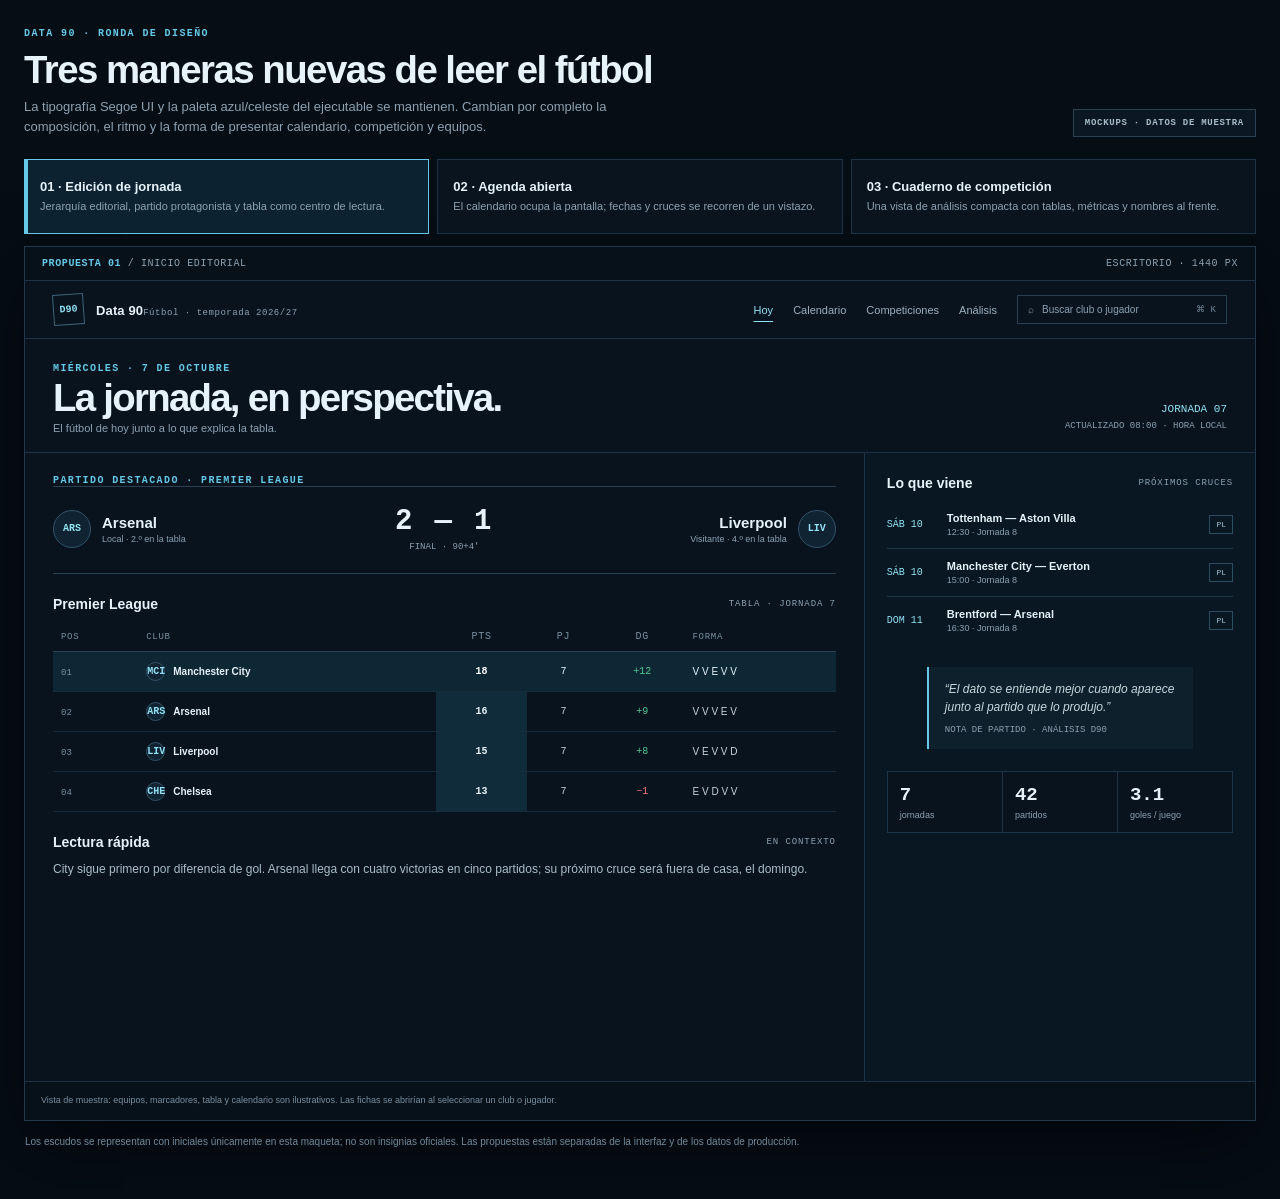
<file: docs/design/mockups/modern-round/index.html>
<!doctype html>
<html lang="es">
<head>
  <meta charset="utf-8">
  <meta name="viewport" content="width=device-width, initial-scale=1">
  <meta name="theme-color" content="#050d15">
  <title>Data 90 · Nuevos mockups</title>
  <style>
    :root{
      color-scheme:dark;
      font-family:"Segoe UI",Arial,sans-serif;
      --void:#050d15;--base:#08131e;--panel:#0d1b28;--panel2:#102333;
      --line:#1e3446;--ink:#d8e5ee;--white:#e7f3fa;--muted:#8ca1b1;
      --sky:#65c9e7;--cyan:#91e3f5;--blue:#12638a;--green:#50c996;
      --red:#f0787d;--amber:#e7bd69;--mono:Consolas,"Courier New",monospace;
    }
    *{box-sizing:border-box} body{margin:0;min-height:100vh;background:var(--void);color:var(--ink)}
    button{font:inherit;color:inherit;cursor:pointer}
    .shell{width:min(1480px,calc(100% - 48px));margin:0 auto;padding:28px 0 50px}
    .intro{display:flex;align-items:end;justify-content:space-between;gap:30px;margin:0 0 22px}
    .eyebrow,.micro{font:700 10px var(--mono);letter-spacing:.14em;text-transform:uppercase;color:var(--sky)}
    h1{margin:9px 0 5px;color:var(--white);font-size:clamp(26px,3vw,39px);letter-spacing:-.04em;font-weight:650}
    .intro p{max-width:640px;margin:0;color:var(--muted);font-size:13px;line-height:1.55}
    .demo-flag{flex:none;border:1px solid #294153;padding:8px 11px;color:#a8bdc9;background:#0b1823;font:700 9px var(--mono);letter-spacing:.08em}
    .concepts{display:grid;grid-template-columns:repeat(3,minmax(0,1fr));gap:8px;margin-bottom:12px}
    .concept{min-height:75px;text-align:left;padding:12px 15px;border:1px solid var(--line);background:#09141e;transition:border-color .16s,background .16s}
    .concept:hover{border-color:#4a8ca3}.concept[aria-pressed=true]{border-color:var(--sky);background:#0d2230;box-shadow:inset 3px 0 var(--sky)}
    .concept b{display:block;color:var(--white);font-size:13px;font-weight:700}.concept span{display:block;margin-top:5px;color:var(--muted);font-size:11px;line-height:1.4}
    .stage{border:1px solid #23394b;background:var(--base);box-shadow:0 24px 65px #0008;overflow:hidden}
    .proposal{display:none;min-height:790px}.proposal.active{display:block}
    .view-caption{display:flex;align-items:center;justify-content:space-between;gap:15px;padding:11px 17px;border-bottom:1px solid var(--line);background:#07111a;color:var(--muted);font:10px var(--mono);letter-spacing:.06em}
    .view-caption b{color:var(--sky);font-weight:700}
    .brandline{display:flex;align-items:center;gap:12px}.brand-icon{display:grid;place-items:center;width:31px;height:31px;border:1px solid #3a6577;color:var(--cyan);font:800 10px var(--mono);transform:rotate(-4deg)}
    .brand-name{color:var(--white);font-size:13px;font-weight:700;letter-spacing:.01em}.brand-note{margin-top:2px;color:var(--muted);font:9px var(--mono);letter-spacing:.06em}
    .top-nav{display:flex;align-items:center;gap:20px}.top-nav a{color:#9db0be;text-decoration:none;font-size:11px}.top-nav a.active{color:var(--cyan);text-decoration:underline;text-underline-offset:7px}
    .search{display:flex;align-items:center;gap:8px;min-width:210px;padding:8px 10px;border:1px solid #294153;color:#8ca1b1;font-size:10px;background:#08131e}.search kbd{margin-left:auto;color:#6f8798;font:9px var(--mono)}
    .mast{display:grid;grid-template-columns:1fr auto;align-items:end;gap:20px;padding:24px 28px 18px;border-bottom:1px solid var(--line)}
    .mast h2{margin:4px 0 4px;color:var(--white);font-size:clamp(26px,3vw,42px);font-weight:620;letter-spacing:-.045em;line-height:1.04}
    .mast p{margin:0;color:var(--muted);font-size:11px}.date-stamp{text-align:right;color:var(--cyan);font:11px var(--mono);line-height:1.7}.date-stamp small{display:block;color:var(--muted);font-size:9px}
    .ed-header{display:flex;justify-content:space-between;align-items:center;gap:20px;padding:13px 28px;border-bottom:1px solid var(--line)}
    .ed-header .brandline{min-width:235px}.ed-header .top-nav{margin-left:auto}
    .ed-grid{display:grid;grid-template-columns:minmax(0,1.55fr) minmax(260px,.72fr);gap:0;min-height:628px}
    .ed-main{padding:22px 28px 28px;border-right:1px solid var(--line)}.ed-side{padding:22px 22px 24px;background:#091722}
    .match-feature{display:grid;grid-template-columns:1fr 164px 1fr;align-items:center;gap:15px;padding:18px 0 21px;border-top:1px solid #294153;border-bottom:1px solid #294153}
    .team-large{display:flex;align-items:center;gap:11px;min-width:0}.team-large.away{justify-content:flex-end;text-align:right}.crest{display:grid;place-items:center;flex:none;width:38px;height:38px;border:1px solid #315368;border-radius:50%;background:#102333;color:var(--cyan);font:700 10px var(--mono)}
    .team-large b{display:block;color:var(--white);font-size:15px;font-weight:700}.team-large small{display:block;margin-top:3px;color:var(--muted);font-size:9px}
    .scorebox{text-align:center}.scorebox .score{color:var(--white);font:700 29px var(--mono);letter-spacing:.08em}.scorebox small{display:block;margin-top:4px;color:var(--muted);font:9px var(--mono)}
    .section-title{display:flex;align-items:center;justify-content:space-between;gap:15px;margin:22px 0 10px}.section-title h3{margin:0;color:var(--white);font-size:14px;font-weight:650}.section-title span{color:var(--muted);font:9px var(--mono);text-transform:uppercase;letter-spacing:.1em}
    .table{width:100%;border-collapse:collapse;font-size:10px}.table th{padding:9px 8px;border-bottom:1px solid #294153;color:#78909f;text-align:left;font:9px var(--mono);letter-spacing:.08em}.table td{padding:10px 8px;border-bottom:1px solid #172c3b;color:#c4d3dc}.table td.num,.table th.num{text-align:center;font:10px var(--mono)}.table td.points{color:var(--white);font-weight:800;background:#102b3a}.table tr.highlight td{color:#e6f6fc;background:#0e2735}.table tr.highlight td.points{color:#fff}.club-name{display:flex;align-items:center;gap:8px;color:var(--white);font-weight:650}.mini-crest{width:19px;height:19px}.pos{color:#78909f;font:9px var(--mono)}
    .next-row{display:grid;grid-template-columns:50px minmax(0,1fr) auto;align-items:center;gap:10px;padding:11px 0;border-bottom:1px solid #203544}.next-row:last-child{border-bottom:0}.next-time{color:var(--cyan);font:10px var(--mono)}.fixture-teams{color:var(--white);font-size:11px;font-weight:600}.fixture-teams small{display:block;margin-top:3px;color:var(--muted);font-size:9px;font-weight:400}.tag{padding:4px 6px;border:1px solid #2b4d60;color:#9ecddd;font:8px var(--mono);text-transform:uppercase}
    .note{margin-top:23px;padding:13px 14px 14px 16px;border-left:2px solid var(--sky);background:#0e202b}.note q{display:block;color:#c7d7de;font-size:12px;font-style:italic;line-height:1.5}.note small{display:block;margin-top:9px;color:var(--muted);font:9px var(--mono)}
    .score-strip{display:grid;grid-template-columns:repeat(3,1fr);gap:1px;margin-top:22px;background:var(--line);border:1px solid var(--line)}.score-stat{padding:12px;background:var(--base)}.score-stat b{display:block;color:var(--white);font:700 19px var(--mono)}.score-stat span{display:block;margin-top:4px;color:var(--muted);font-size:9px}
    /* Concept 2: calendario como pieza central, navegación horizontal y ritmo de agenda */
    .cal-top{display:flex;align-items:center;gap:23px;padding:15px 22px;border-bottom:1px solid var(--line)}.cal-top .top-nav{margin-left:auto}.cal-wrap{padding:24px 24px 28px}
    .cal-heading{display:flex;align-items:end;justify-content:space-between;gap:20px;margin-bottom:18px}.cal-heading h2{margin:5px 0;color:var(--white);font-size:36px;font-weight:620;letter-spacing:-.045em}.cal-heading p{margin:0;color:var(--muted);font-size:11px}.filters{display:flex;gap:7px}.filter{padding:8px 10px;border:1px solid #294153;color:#a7bbc7;background:#0c1a25;font-size:10px}
    .date-ribbon{display:grid;grid-template-columns:repeat(7,1fr);border:1px solid #294153;margin-bottom:20px}.day{min-height:67px;padding:9px 11px;border-right:1px solid #294153;background:#091722;color:#849bab}.day:last-child{border:0}.day strong{display:block;color:var(--white);font:700 15px var(--mono)}.day span{display:block;margin-top:4px;font:9px var(--mono);text-transform:uppercase}.day.selected{background:#113247;box-shadow:inset 0 -3px var(--sky)}.day.selected strong,.day.selected span{color:var(--cyan)}.day .dot{display:inline-block;width:4px;height:4px;margin-left:6px;border-radius:50%;background:var(--sky);vertical-align:middle}
    .cal-body{display:grid;grid-template-columns:minmax(0,1.65fr) minmax(250px,.7fr);gap:24px}.day-group{margin-bottom:21px}.day-label{display:flex;align-items:center;gap:10px;margin-bottom:8px;color:var(--sky);font:10px var(--mono);letter-spacing:.12em;text-transform:uppercase}.day-label:after{height:1px;flex:1;background:#294153;content:""}.game{display:grid;grid-template-columns:59px 1fr 70px 1fr 95px;align-items:center;gap:9px;min-height:63px;padding:8px 11px;border-top:1px solid #1b3040}.game:hover{background:#0c1d29}.game-time{color:#a5bac6;font:11px var(--mono)}.game-side{display:flex;align-items:center;gap:8px;color:var(--white);font-size:11px;font-weight:600}.game-side.right{justify-content:flex-end}.club-token{display:grid;place-items:center;width:23px;height:23px;border:1px solid #315368;border-radius:50%;color:var(--cyan);background:#0f2533;font:8px var(--mono)}.game-result{color:#e5f3fa;text-align:center;font:700 13px var(--mono)}.game-league{color:var(--muted);text-align:right;font:9px var(--mono)}.day-aside{padding:17px;border-top:2px solid var(--sky);background:#0d1b28}.day-aside h3{margin:0 0 5px;color:var(--white);font-size:14px}.day-aside>p{margin:0 0 16px;color:var(--muted);font-size:10px;line-height:1.5}.league-count{display:flex;justify-content:space-between;padding:10px 0;border-top:1px solid #203544;color:#b5c8d3;font-size:10px}.league-count b{color:var(--cyan);font:11px var(--mono)}.aside-rule{margin:17px 0;border:0;border-top:1px dashed #315063}.plain-stat{display:flex;align-items:baseline;gap:9px}.plain-stat b{color:var(--white);font:700 30px var(--mono)}.plain-stat span{color:var(--muted);font-size:10px}
    /* Concept 3: ficha/dossier y análisis central, sin el esqueleto del ejecutable */
    .dossier-head{display:grid;grid-template-columns:auto minmax(0,1fr) auto;align-items:center;gap:20px;padding:18px 25px;border-bottom:1px solid var(--line)}.dossier-head .brandline{min-width:225px}.dossier-head .top-nav{margin-left:10px}.dossier-search{display:flex;align-items:center;gap:8px;padding:9px 11px;border:1px solid #294153;color:var(--muted);font-size:10px;min-width:220px}.dossier-search span{color:var(--sky)}
    .dossier{padding:24px 28px 30px}.dossier-title{display:flex;align-items:end;justify-content:space-between;gap:18px;padding-bottom:19px;border-bottom:1px solid #294153}.dossier-title h2{margin:4px 0 3px;color:var(--white);font-size:35px;font-weight:620;letter-spacing:-.04em}.dossier-title p{margin:0;color:var(--muted);font-size:11px}.team-wordmark{display:flex;align-items:center;gap:11px;color:var(--white);font-size:15px;font-weight:700}.team-wordmark .crest{width:49px;height:49px;border-radius:8px;transform:rotate(-3deg)}
    .team-meta{display:flex;gap:20px;color:#9db1bd;font:9px var(--mono)}.team-meta b{color:#dbe9f0;font-weight:600}.team-meta span{display:flex;gap:5px;align-items:center}.dossier-layout{display:grid;grid-template-columns:minmax(0,1.4fr) minmax(260px,.68fr);gap:24px;margin-top:19px}.sheet{border-top:2px solid #3d829a;background:#0a1721}.sheet-head{display:flex;align-items:center;justify-content:space-between;padding:12px 14px;border-bottom:1px solid #263d4d}.sheet-head b{color:var(--white);font-size:12px}.sheet-head span{color:var(--muted);font:9px var(--mono)}.standings{width:100%;border-collapse:collapse;font-size:10px}.standings th{padding:9px 10px;color:#7f98a8;text-align:left;font:9px var(--mono);letter-spacing:.08em}.standings td{padding:10px;border-top:1px solid #1e3446;color:#bfced7}.standings tr.current td{color:#effbff;background:#102b3a}.standings td:nth-child(n+3),.standings th:nth-child(n+3){text-align:center;font-family:var(--mono)}.standings td:nth-child(3){color:var(--cyan);font-weight:800}.gd.plus{color:var(--green)}.gd.minus{color:var(--red)}
    .metric-rail{display:grid;grid-template-columns:repeat(4,1fr);gap:1px;background:#223949;border:1px solid #223949}.metric{padding:11px;background:#0c1924}.metric b{display:block;color:var(--white);font:700 18px var(--mono)}.metric span{display:block;margin-top:4px;color:var(--muted);font-size:9px}.bars{display:grid;gap:10px;padding:14px}.barline{display:grid;grid-template-columns:60px 1fr 30px;align-items:center;gap:9px;color:#a9bdc8;font:9px var(--mono)}.bar{height:4px;background:#1b3040}.bar i{display:block;height:100%;background:var(--sky)}.barline strong{color:var(--white);text-align:right;font-weight:600}.players{display:grid;grid-template-columns:repeat(3,1fr);gap:1px;margin-top:17px;border:1px solid #223949;background:#223949}.player{display:flex;align-items:center;gap:10px;min-height:67px;padding:10px;background:#0a1721}.avatar{display:grid;place-items:center;width:32px;height:32px;border:1px solid #34566a;border-radius:50%;background:#102333;color:var(--cyan);font:9px var(--mono)}.player b{display:block;color:var(--white);font-size:11px;font-weight:650}.player small{display:block;margin-top:3px;color:var(--muted);font-size:9px}.position{margin-left:auto;color:#8da7b5;font:9px var(--mono)}
    .footnote{padding:12px 16px;border-top:1px solid var(--line);color:#788f9f;background:#07111a;font-size:9px;line-height:1.5}
    @media(max-width:950px){.shell{width:calc(100% - 24px)}.ed-grid,.cal-body,.dossier-layout{grid-template-columns:1fr}.ed-main{border-right:0;border-bottom:1px solid var(--line)}.ed-header .top-nav,.cal-top .top-nav,.dossier-head .top-nav{display:none}.ed-side{display:grid;grid-template-columns:1fr 1fr;gap:15px}.ed-side .note,.ed-side .score-strip{grid-column:1/-1}.dossier-head{grid-template-columns:1fr auto}.dossier-search{grid-column:1/-1}.metric-rail{grid-template-columns:repeat(2,1fr)}}
    @media(max-width:620px){.shell{width:calc(100% - 16px);padding-top:16px}.intro{display:block}.demo-flag{display:inline-block;margin-top:12px}.concepts{grid-template-columns:1fr}.concept{min-height:0}.mast{grid-template-columns:1fr;padding:17px}.date-stamp{text-align:left}.ed-header{padding:11px 14px}.ed-main,.ed-side,.cal-wrap,.dossier{padding:16px}.ed-side{grid-template-columns:1fr}.ed-side .note,.ed-side .score-strip{grid-column:auto}.ed-header .brandline{min-width:0}.top-nav{display:none}.search{min-width:0;width:100%}.match-feature{grid-template-columns:1fr auto 1fr;gap:6px}.team-large{gap:6px}.team-large b{font-size:11px}.team-large .crest{width:29px;height:29px}.scorebox .score{font-size:20px}.table th,.table td{padding:8px 5px;font-size:9px}.cal-top{padding:11px 13px}.cal-wrap{padding:15px 10px}.cal-heading{display:block}.cal-heading h2{font-size:29px}.filters{margin-top:12px}.date-ribbon{overflow:auto;grid-template-columns:repeat(7,minmax(50px,1fr))}.day{min-height:59px;padding:7px}.day strong{font-size:13px}.game{grid-template-columns:44px minmax(0,1fr) 50px minmax(0,1fr);gap:5px;padding:8px 4px}.game-league{display:none}.game-side{font-size:9px;gap:4px}.club-token{width:18px;height:18px}.game-result{font-size:11px}.dossier-head{padding:12px;grid-template-columns:1fr}.dossier-search{grid-column:auto}.dossier-title{display:block}.dossier-title h2{font-size:29px}.team-meta{flex-wrap:wrap;gap:8px 14px;margin-top:10px}.dossier-layout{gap:15px}.players{grid-template-columns:1fr}.metric-rail{grid-template-columns:repeat(2,1fr)}.metric{padding:9px}.metric b{font-size:16px}.view-caption{padding:9px 11px;font-size:8px}}
  </style>
</head>
<body>
  <main class="shell">
    <header class="intro">
      <div><div class="eyebrow">Data 90 · Ronda de diseño</div><h1>Tres maneras nuevas de leer el fútbol</h1><p>La tipografía Segoe UI y la paleta azul/celeste del ejecutable se mantienen. Cambian por completo la composición, el ritmo y la forma de presentar calendario, competición y equipos.</p></div>
      <div class="demo-flag">MOCKUPS · DATOS DE MUESTRA</div>
    </header>
    <nav class="concepts" aria-label="Elegir propuesta">
      <button class="concept" aria-pressed="true" data-concept="edition"><b>01 · Edición de jornada</b><span>Jerarquía editorial, partido protagonista y tabla como centro de lectura.</span></button>
      <button class="concept" aria-pressed="false" data-concept="calendar"><b>02 · Agenda abierta</b><span>El calendario ocupa la pantalla; fechas y cruces se recorren de un vistazo.</span></button>
      <button class="concept" aria-pressed="false" data-concept="dossier"><b>03 · Cuaderno de competición</b><span>Una vista de análisis compacta con tablas, métricas y nombres al frente.</span></button>
    </nav>
    <section class="stage" aria-live="polite">
      <article class="proposal active" id="edition">
        <div class="view-caption"><span><b>PROPUESTA 01</b> / INICIO EDITORIAL</span><span>ESCRITORIO · 1440 PX</span></div>
        <header class="ed-header">
          <div class="brandline"><span class="brand-icon">D90</span><span><span class="brand-name">Data 90</span><span class="brand-note">Fútbol · temporada 2026/27</span></span></div>
          <nav class="top-nav"><a class="active" href="#">Hoy</a><a href="#">Calendario</a><a href="#">Competiciones</a><a href="#">Análisis</a></nav>
          <div class="search"><span>⌕</span><span>Buscar club o jugador</span><kbd>⌘ K</kbd></div>
        </header>
        <div class="mast"><div><div class="eyebrow">Miércoles · 7 de octubre</div><h2>La jornada, en perspectiva.</h2><p>El fútbol de hoy junto a lo que explica la tabla.</p></div><div class="date-stamp">JORNADA 07<small>ACTUALIZADO 08:00 · HORA LOCAL</small></div></div>
        <div class="ed-grid">
          <section class="ed-main">
            <div class="micro">Partido destacado · Premier League</div>
            <div class="match-feature">
              <div class="team-large"><span class="crest">ARS</span><span><b>Arsenal</b><small>Local · 2.º en la tabla</small></span></div>
              <div class="scorebox"><div class="score">2 — 1</div><small>FINAL · 90+4′</small></div>
              <div class="team-large away"><span><b>Liverpool</b><small>Visitante · 4.º en la tabla</small></span><span class="crest">LIV</span></div>
            </div>
            <div class="section-title"><h3>Premier League</h3><span>Tabla · jornada 7</span></div>
            <table class="table"><thead><tr><th>POS</th><th>CLUB</th><th class="num">PTS</th><th class="num">PJ</th><th class="num">DG</th><th>FORMA</th></tr></thead><tbody>
              <tr class="highlight"><td><span class="pos">01</span></td><td><span class="club-name"><span class="crest mini-crest">MCI</span>Manchester City</span></td><td class="num points">18</td><td class="num">7</td><td class="num" style="color:var(--green)">+12</td><td>V V E V V</td></tr>
              <tr><td><span class="pos">02</span></td><td><span class="club-name"><span class="crest mini-crest">ARS</span>Arsenal</span></td><td class="num points">16</td><td class="num">7</td><td class="num" style="color:var(--green)">+9</td><td>V V V E V</td></tr>
              <tr><td><span class="pos">03</span></td><td><span class="club-name"><span class="crest mini-crest">LIV</span>Liverpool</span></td><td class="num points">15</td><td class="num">7</td><td class="num" style="color:var(--green)">+8</td><td>V E V V D</td></tr>
              <tr><td><span class="pos">04</span></td><td><span class="club-name"><span class="crest mini-crest">CHE</span>Chelsea</span></td><td class="num points">13</td><td class="num">7</td><td class="num" style="color:var(--red)">−1</td><td>E V D V V</td></tr>
            </tbody></table>
            <div class="section-title"><h3>Lectura rápida</h3><span>En contexto</span></div>
            <p style="max-width:760px;margin:0;color:#a9bdc8;font-size:12px;line-height:1.65">City sigue primero por diferencia de gol. Arsenal llega con cuatro victorias en cinco partidos; su próximo cruce será fuera de casa, el domingo.</p>
          </section>
          <aside class="ed-side">
            <div><div class="section-title" style="margin-top:0"><h3>Lo que viene</h3><span>Próximos cruces</span></div>
              <div class="next-row"><span class="next-time">SÁB 10</span><span class="fixture-teams">Tottenham — Aston Villa<small>12:30 · Jornada 8</small></span><span class="tag">PL</span></div>
              <div class="next-row"><span class="next-time">SÁB 10</span><span class="fixture-teams">Manchester City — Everton<small>15:00 · Jornada 8</small></span><span class="tag">PL</span></div>
              <div class="next-row"><span class="next-time">DOM 11</span><span class="fixture-teams">Brentford — Arsenal<small>16:30 · Jornada 8</small></span><span class="tag">PL</span></div>
            </div>
            <blockquote class="note"><q>El dato se entiende mejor cuando aparece junto al partido que lo produjo.</q><small>NOTA DE PARTIDO · ANÁLISIS D90</small></blockquote>
            <div class="score-strip"><div class="score-stat"><b>7</b><span>jornadas</span></div><div class="score-stat"><b>42</b><span>partidos</span></div><div class="score-stat"><b>3.1</b><span>goles / juego</span></div></div>
          </aside>
        </div>
        <div class="footnote">Vista de muestra: equipos, marcadores, tabla y calendario son ilustrativos. Las fichas se abrirían al seleccionar un club o jugador.</div>
      </article>

      <article class="proposal" id="calendar">
        <div class="view-caption"><span><b>PROPUESTA 02</b> / CALENDARIO COMO PANTALLA PRINCIPAL</span><span>ESCRITORIO · 1440 PX</span></div>
        <header class="cal-top"><div class="brandline"><span class="brand-icon">D90</span><span><span class="brand-name">Data 90</span><span class="brand-note">FECHAS · CRUCES · RESULTADOS</span></span></div><nav class="top-nav"><a href="#">Resumen</a><a class="active" href="#">Calendario</a><a href="#">Ligas</a><a href="#">Búsqueda</a></nav><div class="search"><span>⌕</span><span>Equipo o jugador</span><kbd>⌘ K</kbd></div></header>
        <main class="cal-wrap">
          <div class="cal-heading"><div><div class="eyebrow">Agenda · semana 41</div><h2>Partidos para seguir.</h2><p>El calendario primero: cada cruce con hora local, jornada y competición.</p></div><div class="filters"><button class="filter">Todas las ligas⌄</button><button class="filter">Todos los estados⌄</button></div></div>
          <div class="date-ribbon"><div class="day"><span>Lun</span><strong>05</strong></div><div class="day"><span>Mar</span><strong>06</strong></div><div class="day selected"><span>Mié <i class="dot"></i></span><strong>07</strong></div><div class="day"><span>Jue</span><strong>08</strong></div><div class="day"><span>Vie <i class="dot"></i></span><strong>09</strong></div><div class="day"><span>Sáb <i class="dot"></i></span><strong>10</strong></div><div class="day"><span>Dom <i class="dot"></i></span><strong>11</strong></div></div>
          <div class="cal-body"><section>
            <div class="day-group"><div class="day-label">Miércoles · 7 octubre · 2 partidos</div>
              <div class="game"><span class="game-time">18:00</span><span class="game-side"><i class="club-token">RMA</i>Real Madrid</span><span class="game-result">3 — 0</span><span class="game-side right">Valencia<i class="club-token">VAL</i></span><span class="game-league">LaLiga<br>Jornada 7</span></div>
              <div class="game"><span class="game-time">20:45</span><span class="game-side"><i class="club-token">INT</i>Inter</span><span class="game-result">1 — 1</span><span class="game-side right">Roma<i class="club-token">ROM</i></span><span class="game-league">Serie A<br>Jornada 7</span></div>
            </div>
            <div class="day-group"><div class="day-label">Viernes · 9 octubre · 3 partidos</div>
              <div class="game"><span class="game-time">17:30</span><span class="game-side"><i class="club-token">PSV</i>PSV</span><span class="game-result">— : —</span><span class="game-side right">Ajax<i class="club-token">AJA</i></span><span class="game-league">Eredivisie<br>Jornada 9</span></div>
              <div class="game"><span class="game-time">20:00</span><span class="game-side"><i class="club-token">BAY</i>Bayern München</span><span class="game-result">— : —</span><span class="game-side right">Dortmund<i class="club-token">BVB</i></span><span class="game-league">Bundesliga<br>Jornada 8</span></div>
              <div class="game"><span class="game-time">21:00</span><span class="game-side"><i class="club-token">OM</i>Marseille</span><span class="game-result">— : —</span><span class="game-side right">Lyon<i class="club-token">OL</i></span><span class="game-league">Ligue 1<br>Jornada 8</span></div>
            </div>
            <div class="day-group"><div class="day-label">Sábado · 10 octubre · 5 partidos</div>
              <div class="game"><span class="game-time">12:30</span><span class="game-side"><i class="club-token">TOT</i>Tottenham</span><span class="game-result">— : —</span><span class="game-side right">Aston Villa<i class="club-token">AVL</i></span><span class="game-league">Premier League<br>Jornada 8</span></div>
              <div class="game"><span class="game-time">15:00</span><span class="game-side"><i class="club-token">MCI</i>Man City</span><span class="game-result">— : —</span><span class="game-side right">Everton<i class="club-token">EVE</i></span><span class="game-league">Premier League<br>Jornada 8</span></div>
            </div>
          </section><aside class="day-aside"><div class="micro">Esta semana</div><h3>10 ligas en agenda</h3><p>Una semana clara, sin llenar la pantalla de tarjetas iguales. Abrí un partido para ver su ficha y estadísticas.</p><div class="league-count"><span>Premier League</span><b>10</b></div><div class="league-count"><span>LaLiga</span><b>8</b></div><div class="league-count"><span>Serie A</span><b>10</b></div><div class="league-count"><span>Bundesliga</span><b>9</b></div><div class="league-count"><span>Otras competiciones</span><b>23</b></div><hr class="aside-rule"><div class="plain-stat"><b>60</b><span>partidos<br>en la semana</span></div></aside></div>
        </main><div class="footnote">Vista de muestra: el selector, los días y cada partido son elementos de demostración; los nombres de club se podrían abrir para ver sus fichas.</div>
      </article>

      <article class="proposal" id="dossier">
        <div class="view-caption"><span><b>PROPUESTA 03</b> / CUADERNO DE COMPETICIÓN</span><span>ESCRITORIO · 1440 PX</span></div>
        <header class="dossier-head"><div class="brandline"><span class="brand-icon">D90</span><span><span class="brand-name">Data 90</span><span class="brand-note">DATOS PARA LEER EL JUEGO</span></span></div><nav class="top-nav"><a href="#">Inicio</a><a href="#">Calendario</a><a class="active" href="#">Competiciones</a><a href="#">Buscar</a></nav><div class="dossier-search"><span>⌕</span>Club, liga o jugador <span style="margin-left:auto;color:#6f8798;font:9px var(--mono)">CTRL K</span></div></header>
        <main class="dossier">
          <div class="dossier-title"><div><div class="eyebrow">Inglaterra · primera división · 2026/27</div><h2>La liga, leída de cerca.</h2><p>Tabla, rendimiento colectivo y protagonistas de la fecha.</p></div><div class="date-stamp">DESPUÉS DE J7<small>38 JORNADAS · 20 CLUBES</small></div></div>
          <div class="dossier-layout"><section>
            <div class="sheet"><div class="sheet-head"><b>Posiciones</b><span>JORNADA 07 · TEMPORADA ACTUAL</span></div><table class="standings"><thead><tr><th>#</th><th>Equipo</th><th>Pts</th><th>PJ</th><th>GF</th><th>GC</th><th>DG</th></tr></thead><tbody>
              <tr class="current"><td>01</td><td><span class="club-name"><span class="crest mini-crest">MCI</span>Manchester City</span></td><td>18</td><td>7</td><td>20</td><td>8</td><td class="gd plus">+12</td></tr>
              <tr><td>02</td><td><span class="club-name"><span class="crest mini-crest">ARS</span>Arsenal</span></td><td>16</td><td>7</td><td>17</td><td>8</td><td class="gd plus">+9</td></tr>
              <tr><td>03</td><td><span class="club-name"><span class="crest mini-crest">LIV</span>Liverpool</span></td><td>15</td><td>7</td><td>18</td><td>10</td><td class="gd plus">+8</td></tr>
              <tr><td>04</td><td><span class="club-name"><span class="crest mini-crest">CHE</span>Chelsea</span></td><td>13</td><td>7</td><td>12</td><td>13</td><td class="gd minus">−1</td></tr>
            </tbody></table></div>
            <div class="section-title"><h3>El próximo capítulo</h3><span>Sábado · Jornada 8</span></div>
            <div class="sheet"><div class="sheet-head"><b>Brentford vs Arsenal</b><span>16:30 · GTECH COMMUNITY STADIUM</span></div><div class="metric-rail"><div class="metric"><b>4</b><span>victorias · Arsenal</span></div><div class="metric"><b>1</b><span>empate · últimos 5</span></div><div class="metric"><b>11</b><span>goles a favor</span></div><div class="metric"><b>4</b><span>goles recibidos</span></div></div></div>
          </section><aside>
            <div class="sheet"><div class="sheet-head"><b>Rendimiento</b><span>MEDIA POR PARTIDO</span></div><div class="bars"><div class="barline"><span>Goles</span><div class="bar"><i style="width:78%"></i></div><strong>2.6</strong></div><div class="barline"><span>Córners</span><div class="bar"><i style="width:62%"></i></div><strong>5.8</strong></div><div class="barline"><span>Amarillas</span><div class="bar"><i style="width:42%"></i></div><strong>2.1</strong></div><div class="barline"><span>Rojas</span><div class="bar"><i style="width:12%;background:var(--red)"></i></div><strong>0.2</strong></div></div></div>
            <div class="section-title"><h3>Nombres de la fecha</h3><span>Goles</span></div><div class="sheet"><div class="player"><span class="avatar">EH</span><span><b>Erling Haaland</b><small>Manchester City · Noruega</small></span><span class="position">8 G</span></div><div class="player"><span class="avatar">MS</span><span><b>Mohamed Salah</b><small>Liverpool · Egipto</small></span><span class="position">6 G</span></div><div class="player"><span class="avatar">BC</span><span><b>Cole Palmer</b><small>Chelsea · Inglaterra</small></span><span class="position">5 G</span></div></div>
          </aside></div>
          <section class="players"><div class="player"><span class="avatar">ARS</span><span><b>Arsenal</b><small>Club · ficha completa</small></span><span class="position">↗</span></div><div class="player"><span class="avatar">MCI</span><span><b>Manchester City</b><small>Club · ficha completa</small></span><span class="position">↗</span></div><div class="player"><span class="avatar">EH</span><span><b>Erling Haaland</b><small>Jugador · ficha completa</small></span><span class="position">↗</span></div></section>
        </main><div class="footnote">Vista de muestra: estadísticas ilustrativas. El encabezado y la disposición no replican el ejecutable; solo conservan su fuente Segoe UI y sus colores base.</div>
      </article>
    </section>
    <p style="margin:13px 1px 0;color:#71899a;font-size:10px;line-height:1.55">Los escudos se representan con iniciales únicamente en esta maqueta; no son insignias oficiales. Las propuestas están separadas de la interfaz y de los datos de producción.</p>
  </main>
  <script>
    const buttons=[...document.querySelectorAll('.concept')], proposals=[...document.querySelectorAll('.proposal')];
    buttons.forEach(button=>button.addEventListener('click',()=>{
      buttons.forEach(item=>item.setAttribute('aria-pressed',String(item===button)));
      proposals.forEach(item=>item.classList.toggle('active',item.id===button.dataset.concept));
    }));
  </script>
</body>
</html>
</file>
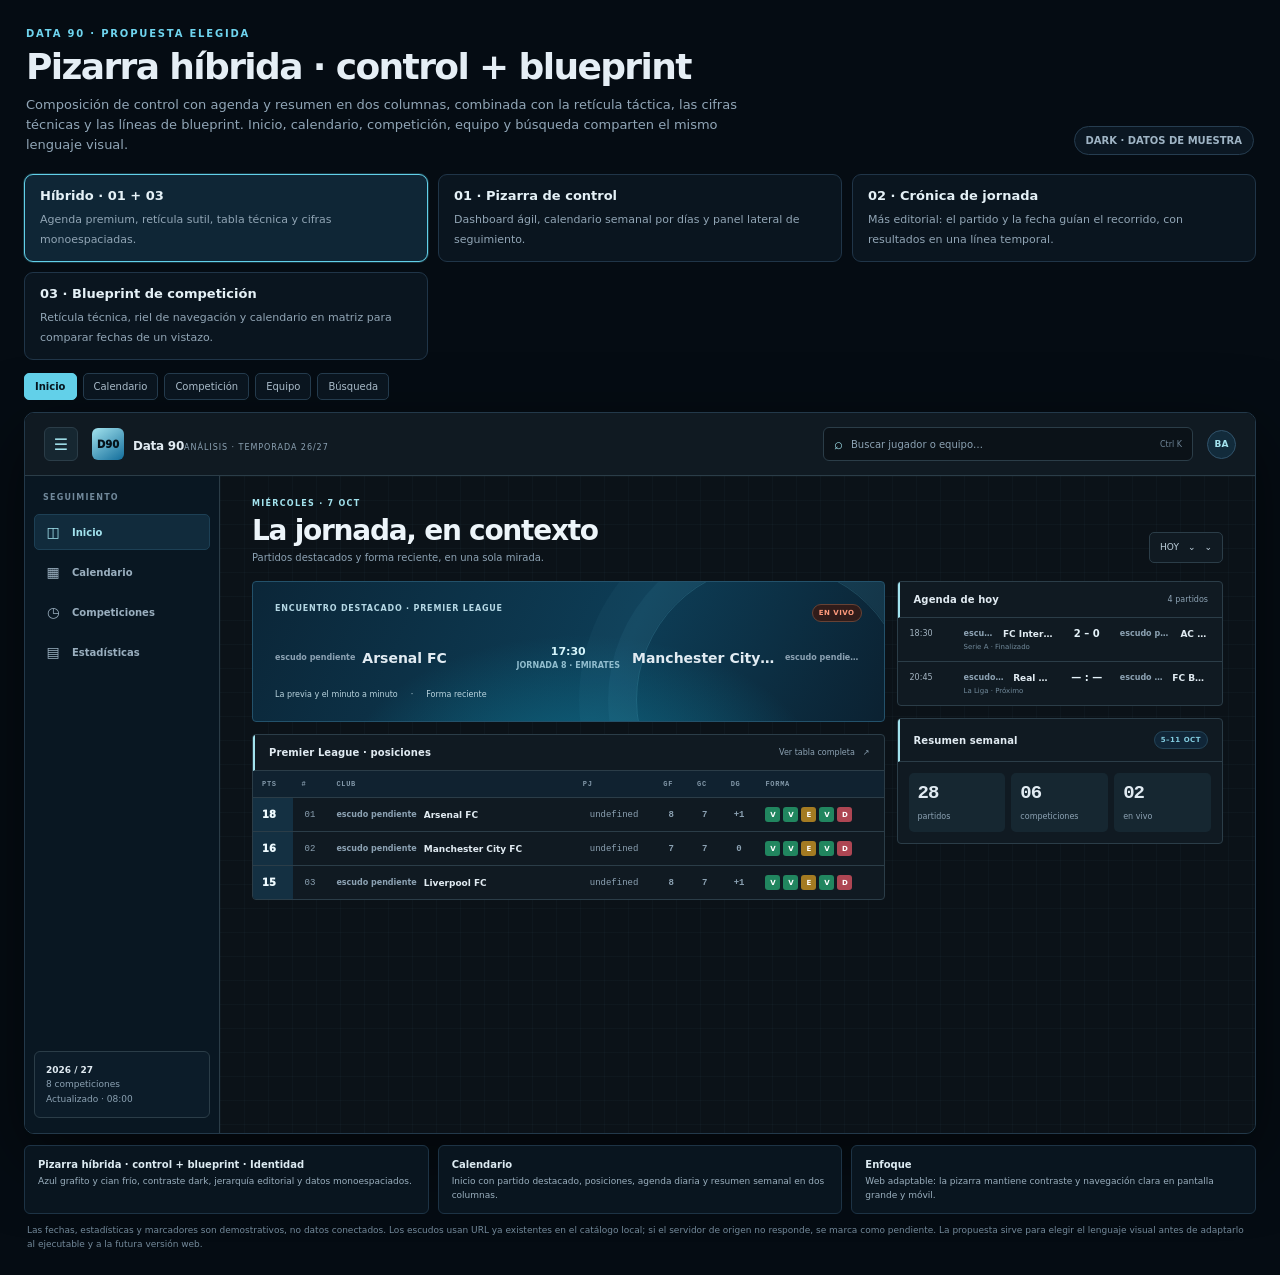
<file: docs/design/mockups/online/index.html>
<!doctype html>
<html lang="es">
<head>
  <meta charset="utf-8">
  <meta name="viewport" content="width=device-width, initial-scale=1">
  <meta name="theme-color" content="#07111b">
  <title>Data 90 — conceptos web dark</title>
  <style>
    :root { color-scheme: dark; font-family: Inter, "Segoe UI", system-ui, sans-serif; }
    * { box-sizing: border-box; }
    body { margin: 0; padding: 24px; color: #e5eef5; background: #050c13; }
    button { color: inherit; font: inherit; cursor: pointer; }
    .gallery { max-width: 1540px; margin: auto; }
    .intro { display: flex; align-items: end; justify-content: space-between; gap: 24px; margin: 4px 2px 19px; }
    .eyebrow { margin: 0 0 7px; color: #6fd4ee; font-size: 10px; font-weight: 850; letter-spacing: .18em; text-transform: uppercase; }
    h1 { margin: 0; font-size: clamp(25px,3vw,36px); letter-spacing: -.045em; }
    .intro p:last-child { max-width: 720px; margin: 8px 0 0; color: #91a6b7; font-size: 13px; line-height: 1.55; }
    .sample { flex: none; padding: 8px 11px; border: 1px solid #263d50; border-radius: 999px; color: #9fb4c4; background: #0b1722; font-size: 10px; font-weight: 750; }
    .concepts { display: grid; grid-template-columns: repeat(3,minmax(0,1fr)); gap: 10px; margin-bottom: 13px; }
    .concept { min-height: 83px; padding: 13px 15px; text-align: left; border: 1px solid #203548; border-radius: 9px; background: #0a151f; transition: .16s ease; }
    .concept:hover { transform: translateY(-2px); border-color: #387694; }
    .concept[aria-pressed="true"] { border-color: var(--cyan,#62d0e9); background: #0f2636; box-shadow: 0 0 0 1px #62d0e933; }
    .concept b { display: block; margin-bottom: 5px; color: #e5f1f7; font-size: 13px; }
    .concept span { color: #91a5b5; font-size: 11px; line-height: 1.45; }
    .screen-switch { display: flex; gap: 6px; overflow-x: auto; margin: 0 0 10px; padding-bottom: 2px; }
    .screen-switch button { flex: none; padding: 7px 10px; border: 1px solid #243b4d; border-radius: 5px; color: #a9bbc9; background: #0a151f; font-size: 10px; }
    .screen-switch button[aria-pressed="true"] { color: #06141d; border-color: var(--cyan,#62d0e9); background: var(--cyan,#62d0e9); font-weight: 800; }
    .preview { overflow: hidden; border: 1px solid #23394a; border-radius: 10px; background: var(--surface,#0b1925); box-shadow: 0 24px 70px #0008; }
    .app { --bg:#08131e; --surface:#0b1a27; --surface2:#102332; --line:#1d3547; --text:#e1ebf2; --muted:#8ca2b3; --blue:#126d9b; --cyan:#5ed0e9; --green:#42d49a; --red:#ff7885; --amber:#f1bd58; --radius:7px; min-height:720px; color:var(--text); background:var(--bg); }
    .topbar { position:relative; z-index:2; display:flex; align-items:center; gap:14px; height:63px; padding:0 19px; border-bottom:1px solid var(--line); background:var(--surface); }
    .menu-toggle { display:grid; place-items:center; flex:none; width:34px; height:34px; border:1px solid var(--line); border-radius:6px; color:var(--cyan); background:var(--surface2); font-size:16px; }
    .brand { display:flex; align-items:center; gap:9px; min-width:218px; }
    .brand-mark { display:grid; place-items:center; width:32px; height:32px; border-radius:6px; color:#06131b; background:linear-gradient(145deg,var(--cyan),var(--blue)); font-size:10px; font-weight:950; }
    .brand-name { font-size:12px; font-weight:850; letter-spacing:-.02em; }
    .brand-caption { margin-top:2px; color:var(--muted); font-size:8px; letter-spacing:.12em; text-transform:uppercase; }
    .search { display:flex; align-items:center; gap:8px; width:min(370px,35vw); height:34px; margin-left:auto; padding:0 10px; border:1px solid var(--line); border-radius:6px; color:var(--muted); background:var(--bg); font-size:10px; cursor:pointer; }
    .search span:first-child { color:var(--cyan); font-size:15px; }
    .search-key { margin-left:auto; color:#6e8496; font-size:8px; }
    .user-chip { display:grid; place-items:center; flex:none; width:29px; height:29px; border:1px solid #31536b; border-radius:50%; color:var(--cyan); background:#122b3b; font-size:9px; font-weight:850; }
    .layout { display:grid; grid-template-columns:195px minmax(0,1fr); min-height:657px; transition:grid-template-columns .18s ease; }
    .app.collapsed .layout { grid-template-columns:62px minmax(0,1fr); }
    .sidebar { display:flex; flex-direction:column; gap:4px; padding:15px 9px; border-right:1px solid var(--line); background:#091722; }
    .side-heading { margin:2px 9px 8px; color:#71899b; font-size:8px; font-weight:850; letter-spacing:.15em; text-transform:uppercase; }
    .nav-item { display:flex; align-items:center; gap:10px; height:36px; padding:0 9px; border:1px solid transparent; border-radius:5px; color:#9aafbf; background:transparent; text-align:left; font-size:10px; font-weight:650; white-space:nowrap; }
    .nav-item:hover { color:var(--text); background:var(--surface2); }
    .nav-item.active { color:var(--cyan); border-color:#1d4055; background:#112b3c; }
    .nav-icon { display:grid; place-items:center; flex:none; width:18px; font-size:14px; }
    .app.collapsed .side-heading,.app.collapsed .nav-label,.app.collapsed .season-card { display:none; }
    .app.collapsed .nav-item { justify-content:center; padding:0; }
    .season-card { margin-top:auto; padding:11px; border:1px solid var(--line); border-radius:6px; color:var(--muted); background:#0c1c29; font-size:9px; line-height:1.6; }
    .season-card b { color:var(--text); }
    .content { min-width:0; padding:23px clamp(16px,2.5vw,34px) 30px; }
    .page-head { display:flex; align-items:end; justify-content:space-between; gap:15px; margin-bottom:18px; }
    .kicker { margin-bottom:6px; color:var(--cyan); font-size:8px; font-weight:900; letter-spacing:.16em; text-transform:uppercase; }
    h2 { margin:0; color:#edf5fa; font-size:clamp(21px,2.2vw,28px); font-weight:820; letter-spacing:-.045em; }
    .sub { margin:5px 0 0; color:var(--muted); font-size:10px; }
    .filter { padding:8px 10px; border:1px solid var(--line); border-radius:5px; color:#bed0dc; background:var(--surface); font-size:9px; }
    .card { min-width:0; overflow:hidden; border:1px solid var(--line); border-radius:var(--radius); background:var(--surface); }
    .card-head { display:flex; align-items:center; justify-content:space-between; gap:10px; padding:12px 14px; border-bottom:1px solid var(--line); }
    .card-title { font-size:10px; font-weight:850; letter-spacing:.01em; }
    .card-meta { color:var(--muted); font-size:8px; }
    .grid-two { display:grid; grid-template-columns:minmax(0,1.55fr) minmax(235px,.8fr); gap:12px; }
    .stack { display:grid; align-content:start; gap:12px; }
    .club { display:flex; align-items:center; gap:7px; min-width:0; color:var(--text); font-size:9px; font-weight:760; }
    .club img { flex:none; width:23px; height:23px; object-fit:contain; }
    .club span { overflow:hidden; text-overflow:ellipsis; white-space:nowrap; }
    .match-hero { position:relative; overflow:hidden; padding:22px; border:1px solid #23516a; border-radius:var(--radius); background:radial-gradient(ellipse at 52% 145%,#0e6883 0,transparent 52%),linear-gradient(115deg,#0b2638,#0d3d56 58%,#0b2131); }
    .match-hero:before { position:absolute; right:-24px; bottom:-115px; width:270px; height:270px; border:1px solid #74d8ee2d; border-radius:50%; content:""; box-shadow:0 0 0 28px #74d8ee0d,0 0 0 57px #74d8ee09; }
    .hero-top { position:relative; display:flex; justify-content:space-between; color:#b5d8e5; font-size:8px; font-weight:800; letter-spacing:.1em; text-transform:uppercase; }
    .hero-match { position:relative; display:grid; grid-template-columns:1fr auto 1fr; align-items:center; gap:12px; margin:23px 0 20px; }
    .hero-match .club { font-size:14px; }
    .hero-match .club img { width:42px; height:42px; }
    .hero-match .club:last-child { flex-direction:row-reverse; text-align:right; }
    .hero-time { color:#d4f4fb; font-size:11px; font-weight:850; text-align:center; }
    .hero-time small { display:block; margin-top:3px; color:#91bdce; font-size:8px; font-weight:600; }
    .hero-bottom { position:relative; display:flex; flex-wrap:wrap; gap:13px; color:#bad5df; font-size:8px; }
    .table { width:100%; border-collapse:collapse; font-size:9px; }
    .table th { padding:9px 9px; color:#8298a9; background:#102230; font-size:7px; font-weight:850; letter-spacing:.1em; text-align:left; text-transform:uppercase; }
    .table td { padding:9px; border-top:1px solid var(--line); color:#cad7e0; }
    .table td.center { color:var(--muted); text-align:center; }
    .table tr:hover td { background:#112738; }
    .table .pts { color:#effbff; background:#143042; font-size:10px; font-weight:950; }
    .table .gf { color:var(--green); font-weight:800; }
    .table .gc { color:var(--red); font-weight:800; }
    .table .gd-zero { color:#edf4f8; font-weight:800; }
    .table .gd-pos { color:var(--green); font-weight:850; }
    .table .gd-neg { color:var(--red); font-weight:850; }
    .form { display:flex; gap:3px; }
    .form i { display:grid; place-items:center; width:15px; height:15px; border-radius:3px; color:#fff; font-size:7px; font-style:normal; font-weight:900; }
    .win { background:#21865f; } .draw { background:#a47b22; } .loss { background:#ae4653; }
    .stats { display:grid; grid-template-columns:repeat(3,1fr); gap:6px; padding:11px; }
    .stat { padding:9px; border-radius:5px; background:var(--surface2); }
    .stat b { display:block; font-size:19px; letter-spacing:-.05em; }
    .stat span { color:var(--muted); font-size:8px; }
    .fixture { display:grid; grid-template-columns:46px minmax(0,1fr) 50px minmax(0,1fr); align-items:center; gap:8px; padding:10px 12px; border-bottom:1px solid var(--line); }
    .fixture:last-child { border-bottom:0; }
    .fixture-time { color:#a4b5c2; font-size:8px; font-variant-numeric:tabular-nums; }
    .score { color:#e5f3fa; font-size:10px; font-weight:900; text-align:center; }
    .fixture-comp { grid-column:2/-1; margin-top:-4px; color:#71899a; font-size:7px; }
    .week-strip { display:grid; grid-template-columns:repeat(7,minmax(0,1fr)); gap:5px; margin:0 0 12px; }
    .day-chip { display:flex; flex-direction:column; align-items:center; gap:4px; min-width:0; padding:9px 5px; border:1px solid var(--line); border-radius:5px; color:var(--muted); background:var(--surface); }
    .day-chip span { font-size:7px; font-weight:800; letter-spacing:.08em; text-transform:uppercase; }
    .day-chip b { color:var(--text); font-size:14px; }
    .day-chip small { color:#6d8799; font-size:7px; }
    .day-chip.active { border-color:#3f9ab7; background:#103044; box-shadow:inset 0 -2px var(--cyan); }
    .day-title { display:flex; align-items:center; gap:9px; padding:10px 12px; color:#deebf2; background:#0d202e; font-size:9px; font-weight:850; }
    .day-title time { color:var(--cyan); font-size:8px; letter-spacing:.08em; }
    .calendar-list { display:grid; gap:9px; }
    .calendar-day { overflow:hidden; border:1px solid var(--line); border-radius:var(--radius); background:var(--surface); }
    .calendar-grid { display:grid; grid-template-columns:repeat(3,minmax(0,1fr)); gap:8px; }
    .calendar-grid .calendar-day { min-height:150px; }
    .day-empty { padding:18px 12px; color:#71889a; font-size:8px; }
    .badge { display:inline-block; padding:4px 6px; border:1px solid #244559; border-radius:99px; color:#83cde0; background:#102638; font-size:7px; font-weight:800; letter-spacing:.07em; text-transform:uppercase; }
    .live { color:#ff9b7d; border-color:#674235; background:#301c1a; }
    .result-card { display:flex; align-items:center; justify-content:space-between; gap:12px; padding:13px 14px; border-bottom:1px solid var(--line); }
    .result-card:last-child { border:0; }
    .result-type { margin-bottom:4px; color:var(--cyan); font-size:7px; font-weight:900; letter-spacing:.12em; text-transform:uppercase; }
    .result-name { color:#f0f6fa; font-size:12px; font-weight:850; }
    .result-meta { margin-top:4px; color:var(--muted); font-size:8px; }
    .club-mark { display:flex; align-items:center; gap:7px; }
    .club-mark img { width:22px; height:22px; object-fit:contain; }
    .open { padding:6px 9px; border:1px solid #315168; border-radius:4px; color:var(--cyan); background:#0e2635; font-size:8px; font-weight:800; white-space:nowrap; }
    .team-banner { display:flex; align-items:center; gap:16px; padding:18px; border-bottom:1px solid var(--line); background:linear-gradient(105deg,#102b3d,#0d3b52); }
    .team-banner img { width:56px; height:56px; padding:5px; border-radius:8px; object-fit:contain; background:#f2f7fa; }
    .team-banner h3 { margin:0; color:#f0f8fc; font-size:21px; letter-spacing:-.04em; }
    .team-banner p { margin:5px 0 0; color:#a2bfce; font-size:8px; }
    .tabs { display:flex; gap:16px; padding:0 14px; border-bottom:1px solid var(--line); }
    .tabs span { padding:10px 1px; color:var(--muted); font-size:8px; }
    .tabs .selected { color:var(--cyan); border-bottom:2px solid var(--cyan); font-weight:850; }
    .squad { display:grid; grid-template-columns:repeat(2,minmax(0,1fr)); }
    .player { padding:9px 12px; border-bottom:1px solid var(--line); }
    .player b { display:block; color:#e6f0f5; font-size:9px; }
    .player small { color:var(--muted); font-size:7px; }
    .note { margin:10px 2px 0; color:#758b9c; font-size:8px; line-height:1.45; }
    .design-notes { display:grid; grid-template-columns:repeat(3,minmax(0,1fr)); gap:9px; margin-top:11px; }
    .design-note { padding:11px 13px; border:1px solid #1d3345; border-radius:6px; color:#9aafbe; background:#09151f; font-size:9px; line-height:1.5; }
    .design-note b { display:block; margin-bottom:3px; color:#dceaf1; font-size:10px; }
    .footer { margin:10px 3px 0; color:#73899a; font-size:9px; line-height:1.5; }
    .app[data-theme="matchday"] { --bg:#071018; --surface:#0a1722; --surface2:#102330; --line:#233441; --cyan:#87d8ec; --radius:3px; }
    .app[data-theme="matchday"] .content { padding:25px clamp(18px,3vw,42px); }
    .app[data-theme="matchday"] h2 { font-family:Georgia,"Times New Roman",serif; font-size:clamp(25px,3vw,36px); font-weight:500; letter-spacing:-.035em; }
    .app[data-theme="matchday"] .calendar-grid { display:block; }
    .app[data-theme="matchday"] .calendar-grid .calendar-day { min-height:0; margin-bottom:9px; }
    .app[data-theme="matchday"] .match-hero { padding:30px; border-radius:3px; }
    .app[data-theme="matchday"] .hero-match { margin:30px auto 24px; max-width:750px; }
    .app[data-theme="matchday"] .hero-match .club { font-family:Georgia,serif; font-size:18px; }
    .app[data-theme="blueprint"] { --bg:#0b1218; --surface:#101a22; --surface2:#162731; --line:#2b3d48; --cyan:#a3e3ee; --green:#54d6a0; --red:#ff777c; --radius:2px; }
    .app[data-theme="blueprint"] .layout { grid-template-columns:68px minmax(0,1fr); }
    .app[data-theme="blueprint"] .side-heading,.app[data-theme="blueprint"] .nav-label,.app[data-theme="blueprint"] .season-card { display:none; }
    .app[data-theme="blueprint"] .nav-item { justify-content:center; padding:0; }
    .app[data-theme="blueprint"] .content { background-image:linear-gradient(#69c9df08 1px,transparent 1px),linear-gradient(90deg,#69c9df08 1px,transparent 1px); background-size:24px 24px; }
    .app[data-theme="blueprint"] .card { box-shadow:none; }
    .app[data-theme="blueprint"] .card-head { border-left:2px solid var(--cyan); }
    .app[data-theme="blueprint"] .table th,.app[data-theme="blueprint"] .table td.center,.app[data-theme="blueprint"] .stat b { font-family:Consolas,monospace; }
    .app[data-theme="blueprint"] .calendar-grid { grid-template-columns:repeat(7,minmax(0,1fr)); gap:4px; }
    .app[data-theme="blueprint"] .calendar-grid .fixture { grid-template-columns:1fr; gap:5px; padding:8px; }
    .app[data-theme="blueprint"] .calendar-grid .fixture .club { font-size:7px; }
    .app[data-theme="blueprint"] .calendar-grid .fixture .score { text-align:left; }
    .app[data-theme="blueprint"] .calendar-grid .fixture .fixture-comp { grid-column:1; }
    .app[data-theme="hybrid"] { --bg:#0b1218; --surface:#101a22; --surface2:#162731; --line:#2b3d48; --cyan:#a3e3ee; --green:#54d6a0; --red:#ff777c; --radius:4px; }
    .app[data-theme="hybrid"] .content { background-image:linear-gradient(#69c9df08 1px,transparent 1px),linear-gradient(90deg,#69c9df08 1px,transparent 1px); background-size:24px 24px; }
    .app[data-theme="hybrid"] .card { box-shadow:none; }
    .app[data-theme="hybrid"] .card-head { border-left:2px solid var(--cyan); }
    .app[data-theme="hybrid"] .table th,.app[data-theme="hybrid"] .table td.center,.app[data-theme="hybrid"] .stat b { font-family:Consolas,monospace; }
    .app[data-theme="hybrid"] .match-hero { border-radius:4px; }
    @media (max-width:900px) {
      body { padding:14px; }
      .intro { align-items:start; }
      .concepts,.design-notes { grid-template-columns:1fr; }
      .layout,.app.collapsed .layout,.app[data-theme="blueprint"] .layout { grid-template-columns:1fr; }
      .sidebar { display:none; position:absolute; z-index:5; width:210px; min-height:500px; box-shadow:0 15px 35px #0009; }
      .app.menu-open .sidebar { display:flex; }
      .app.collapsed .side-heading,.app.collapsed .nav-label,.app.collapsed .season-card { display:initial; }
      .app.collapsed .nav-item { justify-content:flex-start; padding:0 9px; }
      .app[data-theme="blueprint"] .sidebar .side-heading,.app[data-theme="blueprint"] .sidebar .nav-label { display:initial; }
      .app[data-theme="blueprint"] .sidebar .nav-item { justify-content:flex-start; padding:0 9px; }
      .grid-two { grid-template-columns:1fr; }
      .calendar-grid,.app[data-theme="blueprint"] .calendar-grid { grid-template-columns:1fr; }
      .calendar-grid .calendar-day { min-height:0; }
      .app[data-theme="blueprint"] .calendar-grid .fixture { grid-template-columns:46px minmax(0,1fr) 50px minmax(0,1fr); }
      .app[data-theme="blueprint"] .calendar-grid .fixture .fixture-comp { grid-column:2/-1; }
      .app[data-theme="blueprint"] .calendar-grid .fixture .score { text-align:center; }
      .brand { min-width:0; }
      .search { width:auto; flex:1; }
      .search-key,.user-chip { display:none; }
      .topbar { gap:8px; padding:0 10px; }
      .content { padding:18px 12px 24px; }
      .week-strip { grid-template-columns:repeat(7,minmax(39px,1fr)); overflow:auto; }
      .fixture { grid-template-columns:39px minmax(0,1fr) 42px minmax(0,1fr); gap:5px; padding:9px 8px; }
    }
    @media (max-width:520px) {
      body { padding:9px; }
      .intro { display:block; }
      .sample { display:inline-block; margin-top:10px; }
      .brand-caption { display:none; }
      .brand-name { font-size:10px; }
      .brand-mark { width:29px; height:29px; }
      .topbar { height:55px; }
      .menu-toggle { width:30px; height:30px; }
      .search { height:31px; font-size:8px; }
      .hero-match .club { font-size:9px; }
      .hero-match .club img { width:30px; height:30px; }
      .match-hero { padding:15px; }
      .squad { grid-template-columns:1fr; }
      .table th,.table td { padding:7px 5px; }
      .table { font-size:8px; }
    }
  </style>
</head>
<body>
  <main class="gallery">
    <header class="intro"><div><p class="eyebrow">Data 90 · propuesta elegida</p><h1>Pizarra híbrida · control + blueprint</h1><p>Composición de control con agenda y resumen en dos columnas, combinada con la retícula táctica, las cifras técnicas y las líneas de blueprint. Inicio, calendario, competición, equipo y búsqueda comparten el mismo lenguaje visual.</p></div><span class="sample">DARK · DATOS DE MUESTRA</span></header>
    <section class="concepts">
      <button class="concept" data-theme-choice="hybrid" aria-pressed="true"><b>Híbrido · 01 + 03</b><span>Agenda premium, retícula sutil, tabla técnica y cifras monoespaciadas.</span></button>
      <button class="concept" data-theme-choice="control" aria-pressed="false"><b>01 · Pizarra de control</b><span>Dashboard ágil, calendario semanal por días y panel lateral de seguimiento.</span></button>
      <button class="concept" data-theme-choice="matchday" aria-pressed="false"><b>02 · Crónica de jornada</b><span>Más editorial: el partido y la fecha guían el recorrido, con resultados en una línea temporal.</span></button>
      <button class="concept" data-theme-choice="blueprint" aria-pressed="false"><b>03 · Blueprint de competición</b><span>Retícula técnica, riel de navegación y calendario en matriz para comparar fechas de un vistazo.</span></button>
    </section>
    <nav class="screen-switch" aria-label="Cambiar pantalla"><button data-screen="home" aria-pressed="true">Inicio</button><button data-screen="calendar" aria-pressed="false">Calendario</button><button data-screen="competition" aria-pressed="false">Competición</button><button data-screen="team" aria-pressed="false">Equipo</button><button data-screen="search" aria-pressed="false">Búsqueda</button></nav>
    <section class="preview"><div class="app" id="app" data-theme="hybrid"></div></section>
    <section class="design-notes" id="notes"></section>
    <p class="footer">Las fechas, estadísticas y marcadores son demostrativos, no datos conectados. Los escudos usan URL ya existentes en el catálogo local; si el servidor de origen no responde, se marca como pendiente. La propuesta sirve para elegir el lenguaje visual antes de adaptarlo al ejecutable y a la futura versión web.</p>
  </main>
  <script>
    const clubs={
      arsenal:{name:"Arsenal FC",crest:"https://crests.football-data.org/57.png"},
      city:{name:"Manchester City FC",crest:"https://crests.football-data.org/65.png"},
      liverpool:{name:"Liverpool FC",crest:"https://crests.football-data.org/64.png"},
      real:{name:"Real Madrid CF",crest:"https://crests.football-data.org/86.png"},
      inter:{name:"FC Internazionale Milano",crest:"https://crests.football-data.org/108.png"},
      milan:{name:"AC Milan",crest:"https://crests.football-data.org/98.png"},
      barca:{name:"FC Barcelona",crest:"https://upload.wikimedia.org/wikipedia/en/thumb/4/47/FC_Barcelona_%28crest%29.svg/960px-FC_Barcelona_%28crest%29.svg.png"},
      villa:{name:"Aston Villa FC",crest:"https://crests.football-data.org/58.png"},
      manutd:{name:"Manchester United FC",crest:"https://upload.wikimedia.org/wikipedia/de/d/da/Manchester_United_FC.svg"}
    };
    const notes={
      hybrid:["Pizarra híbrida · control + blueprint","Azul grafito y cian frío, contraste dark, jerarquía editorial y datos monoespaciados.","Inicio con partido destacado, posiciones, agenda diaria y resumen semanal en dos columnas."],
      control:["Pizarra de control","Azul profundo con líneas celestes, sans moderna y números de lectura rápida.","Dos columnas en Inicio; calendario semanal agrupado por jornada con resumen lateral."],
      matchday:["Crónica de jornada","Negro azulado, petróleo y celeste suave. Titulares serif con controles compactos.","La fecha, el estadio y el cruce reciben más espacio; los partidos se leen como una secuencia editorial."],
      blueprint:["Blueprint de competición","Grafito oscuro, cian frío y trazos de retícula. Cifras monoespaciadas.","La navegación se reduce a un riel y el calendario se organiza como matriz comparativa." ]
    };
    let theme="hybrid", screen="home", collapsed=false;
    const crest=(key)=>`<img src="${clubs[key].crest}" alt="Escudo de ${clubs[key].name}" onerror="this.replaceWith(Object.assign(document.createElement('span'),{textContent:'escudo pendiente',className:'card-meta'}))">`;
    const club=(key)=>`<span class="club">${crest(key)}<span>${clubs[key].name}</span></span>`;
    const nav=(key,icon,label)=>`<button class="nav-item ${screen===key?'active':''}" data-nav="${key}"><span class="nav-icon">${icon}</span><span class="nav-label">${label}</span></button>`;
    function header(){return `<header class="topbar"><button class="menu-toggle" id="toggle" aria-label="Abrir menú lateral">☰</button><div class="brand"><span class="brand-mark">D90</span><span><span class="brand-name">Data 90</span><span class="brand-caption">ANÁLISIS · TEMPORADA 26/27</span></span></div><div class="search" id="searchOpen"><span>⌕</span><span>Buscar jugador o equipo…</span><small class="search-key">Ctrl K</small></div><span class="user-chip">BA</span></header>`;}
    function shell(body){return `${header()}<div class="layout"><aside class="sidebar"><div class="side-heading">Seguimiento</div>${nav('home','◫','Inicio')}${nav('calendar','▦','Calendario')}${nav('competition','◷','Competiciones')}${nav('statistics','▤','Estadísticas')}<div class="season-card"><b>2026 / 27</b><br>8 competiciones<br>Actualizado · 08:00</div></aside><main class="content">${body}</main></div>`;}
    function pageHead(kicker,title,sub,filter='TEMPORADA 26/27'){return `<header class="page-head"><div><div class="kicker">${kicker}</div><h2>${title}</h2><p class="sub">${sub}</p></div><button class="filter">${filter}　⌄</button></header>`;}
    function table(rows,home=false){return `<table class="table"><thead><tr><th>Pts</th><th>#</th><th>Club</th><th>PJ</th><th>GF</th><th>GC</th><th>DG</th><th>Forma</th></tr></thead><tbody>${rows.map((r,i)=>`<tr><td class="pts">${r[1]}</td><td class="center">0${i+1}</td><td>${club(r[0])}</td><td class="center">${r[5]}</td><td class="center gf">${r[3]}</td><td class="center gc">${r[4]}</td><td class="center ${r[3]-r[4]>0?'gd-pos':r[3]-r[4]<0?'gd-neg':'gd-zero'}">${r[3]-r[4]>0?'+':''}${r[3]-r[4]}</td><td><span class="form"><i class="win">V</i><i class="win">V</i><i class="draw">E</i><i class="win">V</i><i class="loss">D</i></span></td></tr>`).join('')}</tbody></table>`;}
    const standings=[['arsenal',18,21,8,7],['city',16,18,7,7],['liverpool',15,17,8,7],['villa',14,15,9,7]];
    const match=(time,a,score,b,comp,meta='')=>`<div class="fixture"><time class="fixture-time">${time}</time>${club(a)}<span class="score">${score}</span>${club(b)}<span class="fixture-comp">${comp}${meta?` · ${meta}`:''}</span></div>`;
    function home(){return `${pageHead('MIÉRCOLES · 7 OCT','La jornada, en contexto','Partidos destacados y forma reciente, en una sola mirada.','HOY　⌄')}<div class="grid-two"><div class="stack"><section class="match-hero"><div class="hero-top"><span>ENCUENTRO DESTACADO · PREMIER LEAGUE</span><span class="badge live">EN VIVO</span></div><div class="hero-match">${club('arsenal')}<div class="hero-time">17:30<small>JORNADA 8 · EMIRATES</small></div>${club('city')}</div><div class="hero-bottom"><span>La previa y el minuto a minuto</span><span>·</span><span>Forma reciente</span></div></section><section class="card"><div class="card-head"><b class="card-title">Premier League · posiciones</b><span class="card-meta">Ver tabla completa　↗</span></div>${table(standings.slice(0,3))}</section></div><aside class="stack"><section class="card"><div class="card-head"><b class="card-title">Agenda de hoy</b><span class="card-meta">4 partidos</span></div>${match('18:30','inter','2 – 0','milan','Serie A','Finalizado')}${match('20:45','real','— : —','barca','La Liga','Próximo')}</section><section class="card"><div class="card-head"><b class="card-title">Resumen semanal</b><span class="badge">5–11 OCT</span></div><div class="stats"><div class="stat"><b>28</b><span>partidos</span></div><div class="stat"><b>06</b><span>competiciones</span></div><div class="stat"><b>02</b><span>en vivo</span></div></div></section></aside></div>`;}
    function week(){return `<div class="week-strip">${[['LUN','05','3'],['MAR','06','4'],['MIÉ','07','6'],['JUE','08','5'],['VIE','09','2'],['SÁB','10','8'],['DOM','11','7']].map((d,i)=>`<button class="day-chip ${i===2?'active':''}"><span>${d[0]}</span><b>${d[1]}</b><small>${d[2]} PJ</small></button>`).join('')}</div>`;}
    function calendar(){return `${pageHead('FIXTURE · EUROPA','Calendario de partidos','Resultados recientes y próximos encuentros por fecha.','TODAS LAS LIGAS　⌄')}<div class="week-strip">${[['LUN','05','3'],['MAR','06','4'],['MIÉ','07','6'],['JUE','08','5'],['VIE','09','2'],['SÁB','10','8'],['DOM','11','7']].map((d,i)=>`<button class="day-chip ${i===2?'active':''}"><span>${d[0]}</span><b>${d[1]}</b><small>${d[2]} PJ</small></button>`).join('')}</div><div class="page-head" style="align-items:center;margin:0 0 10px"><div class="badge">MIÉRCOLES 7 OCTUBRE · 6 PARTIDOS</div><div><button class="filter">Todas las competiciones　⌄</button> <button class="filter">Zona horaria: ART　⌄</button></div></div><div class="calendar-grid"><section class="calendar-day"><div class="day-title"><time>15:00</time>INICIO DE JORNADA</div>${match('15:00','villa','1 – 0','liverpool','Premier League','Finalizado')}${match('17:30','arsenal','— : —','city','Premier League','Jornada 8')}</section><section class="calendar-day"><div class="day-title"><time>18:30</time>ITALIA · SERIE A</div>${match('18:30','inter','2 – 0','milan','Serie A','Finalizado')}${match('20:45','milan','— : —','inter','Serie A','Próximo')}</section><section class="calendar-day"><div class="day-title"><time>21:00</time>ESPAÑA · LA LIGA</div>${match('21:00','real','— : —','barca','La Liga','Próximo')}</section></div><p class="note">Vista semanal: elegí un día para filtrar; cada equipo abre su ficha y cada partido conserva fecha, jornada, localía, rival y estado.</p>`;}
    function competition(){return `${pageHead('COMPETICIONES · INGLATERRA','Premier League','Tabla, forma y calendario de la temporada.','2026 / 27　⌄')}<div class="grid-two"><section class="card"><div class="card-head"><b class="card-title">Tabla de posiciones</b><span class="badge">JORNADA 8</span></div>${table(standings)}</section><aside class="stack"><section class="card"><div class="card-head"><b class="card-title">Próximos partidos</b></div>${match('17:30','arsenal','— : —','city','Premier League','Jornada 8')}${match('19:45','liverpool','— : —','villa','Premier League','Jornada 8')}</section><section class="card"><div class="card-head"><b class="card-title">Forma de la liga</b></div><div class="stats"><div class="stat"><b>2.71</b><span>goles / partido</span></div><div class="stat"><b>18</b><span>equipos</span></div><div class="stat"><b>380</b><span>partidos</span></div></div></section></aside></div>`;}
    function team(){return `${pageHead('EQUIPO · INGLATERRA','Ficha de equipo','Calendario, posición actual y plantel.','TEMPORADA 26/27')}<section class="card"><div class="team-banner">${crest('arsenal')}<div><h3>Arsenal FC</h3><p>Premier League · Londres · Emirates Stadium</p></div><span class="badge" style="margin-left:auto">1.º · 18 PTS</span></div><div class="tabs"><span>Resumen</span><span class="selected">Plantel</span><span>Calendario</span><span>Rendimiento</span></div><div class="squad">${[['David Raya','España · Arquero'],['William Saliba','Francia · Defensor'],['Gabriel Magalhães','Brasil · Defensor'],['Declan Rice','Inglaterra · Mediocampista'],['Martin Ødegaard','Noruega · Mediocampista'],['Bukayo Saka','Inglaterra · Delantero']].map(p=>`<div class="player"><b>${p[0]}</b><small>${p[1]} · Ver ficha　↗</small></div>`).join('')}</div></section><section class="card" style="margin-top:11px"><div class="card-head"><b class="card-title">Siguiente partido</b><span class="card-meta">Jornada 8 · hoy 17:30</span></div>${match('17:30','arsenal','— : —','city','Premier League','Emirates Stadium · Local')}</section>`;}
    function search(){return `${pageHead('BÚSQUEDA GLOBAL','Resultados para “Martínez”','Coincidencias completas; cada fila abre el perfil.','NOMBRE O CLUB')}<section class="card"><div class="result-card"><div><div class="result-type">Jugador · Delantero</div><div class="result-name">Lautaro Martínez</div><div class="result-meta">Argentina · ${club('inter')} · Serie A</div></div><button class="open">Ver jugador　↗</button></div><div class="result-card"><div><div class="result-type">Jugador · Defensor</div><div class="result-name">Lisandro Martínez</div><div class="result-meta">Argentina · ${club('manutd')} · Premier League</div></div><button class="open">Ver jugador　↗</button></div><div class="result-card"><div><div class="result-type">Equipo</div><div class="result-name"><span class="club-mark">${crest('inter')}FC Internazionale Milano</span></div><div class="result-meta">Italia · Serie A</div></div><button class="open">Abrir equipo　↗</button></div></section>`;}
    function render(){const view={home,calendar,competition,team,search,statistics:home}[screen]();const app=document.getElementById('app');app.dataset.theme=theme;app.classList.toggle('collapsed',collapsed);app.classList.remove('menu-open');app.innerHTML=shell(view);document.querySelectorAll('[data-nav]').forEach(b=>b.addEventListener('click',()=>{screen=b.dataset.nav;render();updateScreenButtons();}));document.getElementById('toggle').addEventListener('click',()=>{const small=window.matchMedia('(max-width:900px)').matches;if(small)app.classList.toggle('menu-open');else{collapsed=!collapsed;render();}});document.getElementById('searchOpen').addEventListener('click',()=>{screen='search';render();updateScreenButtons();});}
    function updateScreenButtons(){document.querySelectorAll('[data-screen]').forEach(b=>b.setAttribute('aria-pressed',String(b.dataset.screen===screen)));}
    document.querySelectorAll('[data-theme-choice]').forEach(b=>b.addEventListener('click',()=>{theme=b.dataset.themeChoice;document.querySelectorAll('[data-theme-choice]').forEach(x=>x.setAttribute('aria-pressed',String(x===b)));render();updateNotes();}));
    document.querySelectorAll('[data-screen]').forEach(b=>b.addEventListener('click',()=>{screen=b.dataset.screen;render();updateScreenButtons();}));
    function updateNotes(){const n=notes[theme];document.getElementById('notes').innerHTML=`<article class="design-note"><b>${n[0]} · Identidad</b>${n[1]}</article><article class="design-note"><b>Calendario</b>${n[2]}</article><article class="design-note"><b>Enfoque</b>Web adaptable: la pizarra mantiene contraste y navegación clara en pantalla grande y móvil.</article>`;}
    render();updateNotes();
  </script>
</body>
</html>
</file>
